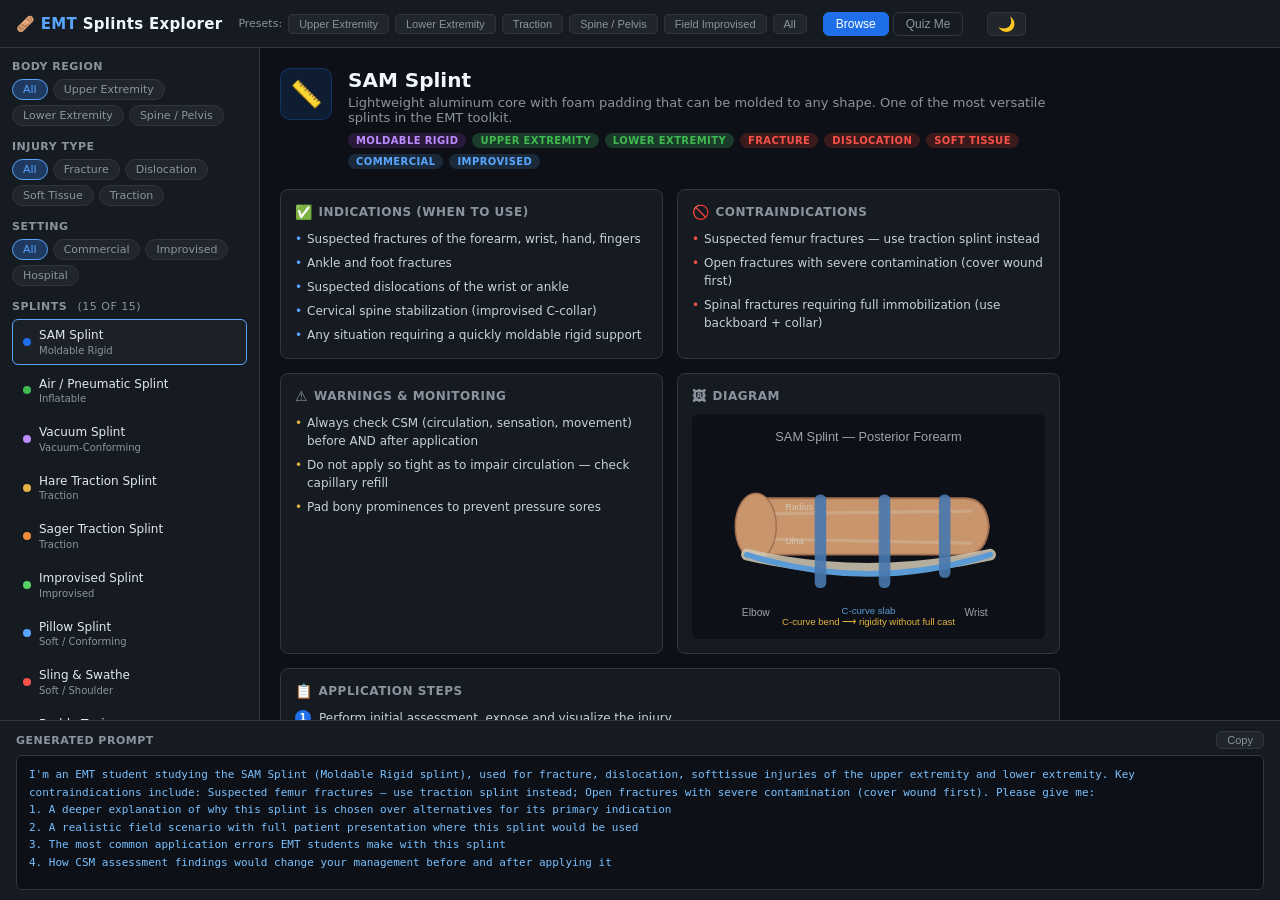
<file: index.html>
<!DOCTYPE html>
<html lang="en" data-theme="dark">
<head>
  <meta charset="UTF-8">
  <meta name="viewport" content="width=device-width, initial-scale=1.0, viewport-fit=cover">
  <meta name="mobile-web-app-capable" content="yes">
  <meta name="apple-mobile-web-app-capable" content="yes">
  <meta name="apple-mobile-web-app-status-bar-style" content="black-translucent">
  <title>EMT Splints Explorer</title>
  <link rel="stylesheet" href="css/style.css">
</head>
<body>

<header>
  <h1>🩹 <span>EMT</span> Splints Explorer</h1>
  <div class="preset-bar">
    <span style="font-size:11px;color:var(--text2)">Presets:</span>
    <button class="preset-btn" onclick="applyPreset('upper')">Upper Extremity</button>
    <button class="preset-btn" onclick="applyPreset('lower')">Lower Extremity</button>
    <button class="preset-btn" onclick="applyPreset('traction')">Traction</button>
    <button class="preset-btn" onclick="applyPreset('spine')">Spine / Pelvis</button>
    <button class="preset-btn" onclick="applyPreset('field')">Field Improvised</button>
    <button class="preset-btn" onclick="applyPreset('all')">All</button>
  </div>
  <div class="mode-tabs">
    <button class="mode-tab active" onclick="setMode('browse')" id="tab-browse">Browse</button>
    <button class="mode-tab" onclick="setMode('quiz')" id="tab-quiz">Quiz Me</button>
  </div>
  <button class="theme-btn" id="theme-btn" onclick="toggleTheme()" title="Toggle light/dark mode">🌙</button>
</header>

<main>
  <aside>
    <div class="filter-group">
      <div class="filter-label">Body Region</div>
      <div class="filter-chips">
        <div class="chip active" data-group="region" data-val="all"   onclick="toggleChip(this)">All</div>
        <div class="chip"        data-group="region" data-val="upper" onclick="toggleChip(this)">Upper Extremity</div>
        <div class="chip"        data-group="region" data-val="lower" onclick="toggleChip(this)">Lower Extremity</div>
        <div class="chip"        data-group="region" data-val="spine" onclick="toggleChip(this)">Spine / Pelvis</div>
      </div>
    </div>
    <div class="filter-group">
      <div class="filter-label">Injury Type</div>
      <div class="filter-chips">
        <div class="chip active" data-group="injury" data-val="all"        onclick="toggleChip(this)">All</div>
        <div class="chip"        data-group="injury" data-val="fracture"   onclick="toggleChip(this)">Fracture</div>
        <div class="chip"        data-group="injury" data-val="dislocation"onclick="toggleChip(this)">Dislocation</div>
        <div class="chip"        data-group="injury" data-val="softtissue" onclick="toggleChip(this)">Soft Tissue</div>
        <div class="chip"        data-group="injury" data-val="traction"   onclick="toggleChip(this)">Traction</div>
      </div>
    </div>
    <div class="filter-group">
      <div class="filter-label">Setting</div>
      <div class="filter-chips">
        <div class="chip active" data-group="setting" data-val="all"        onclick="toggleChip(this)">All</div>
        <div class="chip"        data-group="setting" data-val="commercial" onclick="toggleChip(this)">Commercial</div>
        <div class="chip"        data-group="setting" data-val="improvised" onclick="toggleChip(this)">Improvised</div>
        <div class="chip"        data-group="setting" data-val="hospital"   onclick="toggleChip(this)">Hospital</div>
      </div>
    </div>
    <div class="filter-label" style="margin-bottom:6px">
      Splints <span class="splint-count" id="splint-count" style="font-weight:400;margin-left:6px"></span>
    </div>
    <div class="splint-list" id="splint-list"></div>
  </aside>

  <div class="content" id="content-area">
    <div class="empty-state">
      <div class="big">🩹</div>
      <p>Select a splint to explore its indications, application, and clinical pearls.</p>
    </div>
  </div>
</main>

<footer>
  <div class="footer-label">
    Generated Prompt
    <button class="copy-btn" id="copy-btn" onclick="copyPrompt()">Copy</button>
  </div>
  <div id="prompt-output">Select a splint in Browse mode, or answer a question in Quiz mode to generate a study prompt.</div>
</footer>

<!-- ── MOBILE FILTER BOTTOM SHEET ──────────────────────────────────────────── -->
<div class="mobile-filter-overlay" id="mobile-filter-overlay" onclick="closeMobileFilters()"></div>
<div class="mobile-filter-sheet"   id="mobile-filter-sheet">
  <div class="mobile-sheet-handle"></div>
  <div class="mobile-sheet-hdr">
    <span class="mobile-sheet-title">Filters</span>
    <button class="mobile-sheet-close" onclick="closeMobileFilters()" aria-label="Close filters">✕</button>
  </div>
  <div class="mobile-sheet-body">
    <!-- Filter chips duplicated here so querySelectorAll syncs both sets -->
    <div class="filter-group">
      <div class="filter-label">Body Region</div>
      <div class="filter-chips">
        <div class="chip active" data-group="region" data-val="all"   onclick="toggleChip(this)">All</div>
        <div class="chip"        data-group="region" data-val="upper" onclick="toggleChip(this)">Upper Extremity</div>
        <div class="chip"        data-group="region" data-val="lower" onclick="toggleChip(this)">Lower Extremity</div>
        <div class="chip"        data-group="region" data-val="spine" onclick="toggleChip(this)">Spine / Pelvis</div>
      </div>
    </div>
    <div class="filter-group">
      <div class="filter-label">Injury Type</div>
      <div class="filter-chips">
        <div class="chip active" data-group="injury" data-val="all"         onclick="toggleChip(this)">All</div>
        <div class="chip"        data-group="injury" data-val="fracture"    onclick="toggleChip(this)">Fracture</div>
        <div class="chip"        data-group="injury" data-val="dislocation" onclick="toggleChip(this)">Dislocation</div>
        <div class="chip"        data-group="injury" data-val="softtissue"  onclick="toggleChip(this)">Soft Tissue</div>
        <div class="chip"        data-group="injury" data-val="traction"    onclick="toggleChip(this)">Traction</div>
      </div>
    </div>
    <div class="filter-group">
      <div class="filter-label">Setting</div>
      <div class="filter-chips">
        <div class="chip active" data-group="setting" data-val="all"        onclick="toggleChip(this)">All</div>
        <div class="chip"        data-group="setting" data-val="commercial" onclick="toggleChip(this)">Commercial</div>
        <div class="chip"        data-group="setting" data-val="improvised" onclick="toggleChip(this)">Improvised</div>
        <div class="chip"        data-group="setting" data-val="hospital"   onclick="toggleChip(this)">Hospital</div>
      </div>
    </div>
    <!-- Presets inside filter sheet for mobile access -->
    <div class="filter-group">
      <div class="filter-label">Quick Presets</div>
      <div class="filter-chips" style="flex-wrap:wrap;gap:6px">
        <div class="chip" onclick="applyPreset('upper');closeMobileFilters()">Upper Extremity</div>
        <div class="chip" onclick="applyPreset('lower');closeMobileFilters()">Lower Extremity</div>
        <div class="chip" onclick="applyPreset('traction');closeMobileFilters()">Traction</div>
        <div class="chip" onclick="applyPreset('spine');closeMobileFilters()">Spine / Pelvis</div>
        <div class="chip" onclick="applyPreset('field');closeMobileFilters()">Field Improvised</div>
        <div class="chip" onclick="applyPreset('all');closeMobileFilters()">All</div>
      </div>
    </div>
  </div>
</div>

<!-- ── BOTTOM NAVIGATION BAR (mobile only) ─────────────────────────────────── -->
<nav class="bottom-nav">
  <button class="bottom-nav-btn active" id="bnav-browse" onclick="setMode('browse')">
    <span class="bnav-icon">📚</span>
    <span class="bnav-label">Browse</span>
  </button>
  <button class="bottom-nav-btn" id="bnav-filters" onclick="openMobileFilters()">
    <span class="bnav-icon">🔍</span>
    <span class="bnav-label">Filters</span>
  </button>
  <button class="bottom-nav-btn" id="bnav-quiz" onclick="setMode('quiz')">
    <span class="bnav-icon">🎯</span>
    <span class="bnav-label">Quiz</span>
  </button>
</nav>

<!-- ── SCRIPTS: load order matters (data -> diagrams -> app) ─────────────────── -->
<script src="js/data.js"></script>
<script src="js/diagrams.js"></script>
<script src="js/app.js"></script>
</body>
</html>
</file>
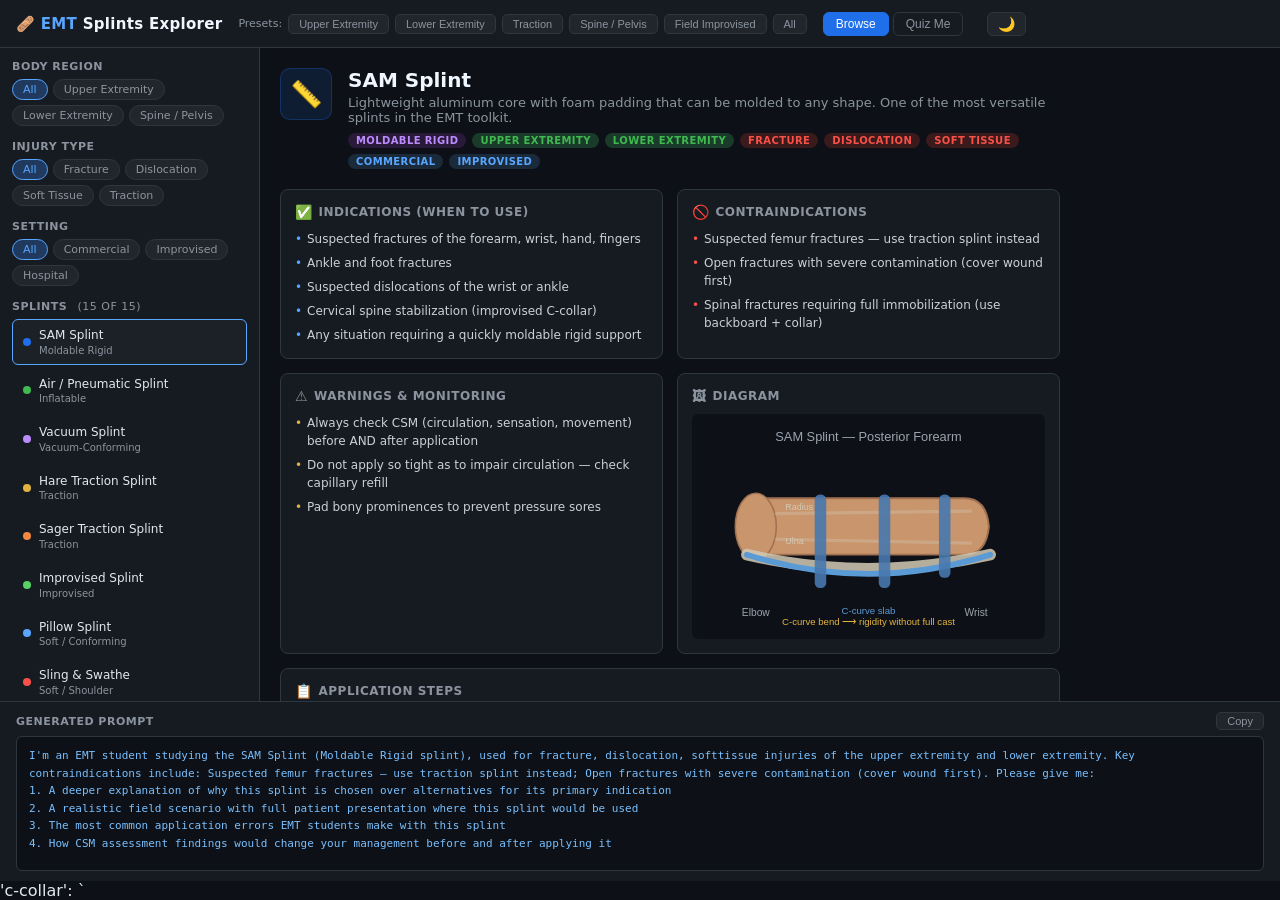
<file: splints-explorer.html>
<!DOCTYPE html>
<html lang="en" data-theme="dark">
<head>
<meta charset="UTF-8">
<meta name="viewport" content="width=device-width, initial-scale=1.0">
<title>EMT Splints Explorer</title>
<style>
/* ── THEME VARIABLES ─────────────────────────────────────── */
:root {
  --bg:           #0d1117;
  --surface:      #161b22;
  --surface2:     #21262d;
  --surface-hover:#1c2128;
  --border:       #30363d;
  --text:         #e2e8f0;
  --text2:        #8b949e;
  --text3:        #c9d1d9;
  --textbright:   #f0f6ff;
  --blue:         #58a6ff;
  --blue-bg:      #1f3a5e;
  --blue-dim:     #1a2a3a;
  --blue-accent:  #1f6feb;
  --blue-bright:  #79c0ff;
  --green:        #3fb950;
  --green-bg:     #1a3a2a;
  --green-bright: #56d364;
  --red:          #f85149;
  --red-bg:       #3a1a1a;
  --yellow:       #e3b341;
  --yellow-bg:    #3a2a1a;
  --purple:       #bc8cff;
  --purple-bg:    #2a1a3a;
  --purple-bright:#d2a8ff;
  --orange:       #f0883e;
}
[data-theme="light"] {
  --bg:           #f6f8fa;
  --surface:      #ffffff;
  --surface2:     #f0f2f5;
  --surface-hover:#eaeef2;
  --border:       #d0d7de;
  --text:         #1f2328;
  --text2:        #656d76;
  --text3:        #24292f;
  --textbright:   #0d1117;
  --blue:         #0969da;
  --blue-bg:      #ddf4ff;
  --blue-dim:     #e8f4fd;
  --blue-accent:  #0969da;
  --blue-bright:  #0550ae;
  --green:        #1a7f37;
  --green-bg:     #dafbe1;
  --green-bright: #116329;
  --red:          #cf222e;
  --red-bg:       #ffeef0;
  --yellow:       #9a6700;
  --yellow-bg:    #fff8c5;
  --purple:       #8250df;
  --purple-bg:    #fbefff;
  --purple-bright:#6639ba;
  --orange:       #bc4c00;
}

/* ── BASE ──────────────────────────────────────────────────── */
*{box-sizing:border-box;margin:0;padding:0}
body{background:var(--bg);color:var(--text);font-family:system-ui,-apple-system,sans-serif;height:100vh;display:grid;grid-template-rows:48px 1fr 180px;overflow:hidden;transition:background .2s,color .2s}

/* ── HEADER ─────────────────────────────────────────────────── */
header{background:var(--surface);border-bottom:1px solid var(--border);display:flex;align-items:center;padding:0 16px;gap:16px}
header h1{font-size:15px;font-weight:600;color:var(--textbright);letter-spacing:.3px;white-space:nowrap}
header h1 span{color:var(--blue)}
.mode-tabs{display:flex;gap:4px}
.mode-tab{background:none;border:1px solid var(--border);color:var(--text2);padding:4px 12px;border-radius:6px;cursor:pointer;font-size:12px;transition:all .15s}
.mode-tab.active{background:var(--blue-accent);border-color:var(--blue-accent);color:#fff}
.preset-bar{display:flex;gap:6px;align-items:center;flex-wrap:nowrap}
.preset-btn{background:var(--surface2);border:1px solid var(--border);color:var(--text2);padding:3px 10px;border-radius:5px;cursor:pointer;font-size:11px;transition:all .15s;white-space:nowrap}
.preset-btn:hover{border-color:var(--blue);color:var(--blue)}
.theme-btn{background:var(--surface2);border:1px solid var(--border);color:var(--text2);padding:4px 10px;border-radius:6px;cursor:pointer;font-size:14px;line-height:1;transition:all .15s;margin-left:8px}
.theme-btn:hover{border-color:var(--yellow);color:var(--yellow)}

/* ── MAIN ────────────────────────────────────────────────────── */
main{display:grid;grid-template-columns:260px 1fr;overflow:hidden}

/* ── SIDEBAR ─────────────────────────────────────────────────── */
aside{background:var(--surface);border-right:1px solid var(--border);overflow-y:auto;padding:12px}
.filter-group{margin-bottom:14px}
.filter-label{font-size:11px;font-weight:600;color:var(--text2);text-transform:uppercase;letter-spacing:.5px;margin-bottom:6px}
.filter-chips{display:flex;flex-wrap:wrap;gap:5px}
.chip{background:var(--surface2);border:1px solid var(--border);color:var(--text2);padding:3px 10px;border-radius:12px;cursor:pointer;font-size:11px;transition:all .15s}
.chip:hover{border-color:var(--blue);color:var(--blue)}
.chip.active{background:var(--blue-bg);border-color:var(--blue);color:var(--blue)}
.splint-list{margin-top:4px;display:flex;flex-direction:column;gap:3px}
.splint-item{padding:8px 10px;border-radius:6px;cursor:pointer;border:1px solid transparent;transition:all .15s;display:flex;align-items:center;gap:8px}
.splint-item:hover{background:var(--surface-hover);border-color:var(--border)}
.splint-item.active{background:var(--surface-hover);border-color:var(--blue)}
.splint-item .dot{width:8px;height:8px;border-radius:50%;flex-shrink:0}
.splint-item .name{font-size:12px;font-weight:500;color:var(--text);line-height:1.3}
.splint-item .tag{font-size:10px;color:var(--text2);margin-top:1px}
.splint-count{font-size:11px;color:var(--text2);margin-bottom:6px}

/* ── CONTENT ─────────────────────────────────────────────────── */
.content{overflow-y:auto;padding:20px;background:var(--bg)}
.splint-card{max-width:780px}
.card-header{display:flex;align-items:flex-start;gap:16px;margin-bottom:20px}
.card-icon{width:52px;height:52px;border-radius:10px;display:flex;align-items:center;justify-content:center;font-size:26px;flex-shrink:0}
.card-title{font-size:20px;font-weight:700;color:var(--textbright);line-height:1.2}
.card-subtitle{font-size:13px;color:var(--text2);margin-top:3px}
.badge-row{display:flex;flex-wrap:wrap;gap:6px;margin-top:8px}
.badge{padding:2px 8px;border-radius:10px;font-size:10px;font-weight:600;text-transform:uppercase;letter-spacing:.4px}
.badge-region  {background:var(--green-bg);color:var(--green)}
.badge-injury  {background:var(--red-bg);color:var(--red)}
.badge-setting {background:var(--blue-dim);color:var(--blue)}
.badge-category{background:var(--purple-bg);color:var(--purple)}

.sections-grid{display:grid;grid-template-columns:1fr 1fr;gap:14px;margin-bottom:16px}
.section{background:var(--surface);border:1px solid var(--border);border-radius:8px;padding:14px}
.section.full{grid-column:1/-1}
.section h3{font-size:12px;font-weight:600;color:var(--text2);text-transform:uppercase;letter-spacing:.5px;margin-bottom:10px;display:flex;align-items:center;gap:6px}
.section h3 .icon{font-size:14px}
.indicator-list{list-style:none;display:flex;flex-direction:column;gap:6px}
.indicator-list li{font-size:12px;color:var(--text3);padding-left:12px;position:relative;line-height:1.5}
.indicator-list li::before{content:"•";position:absolute;left:0;color:var(--blue)}
.indicator-list.contra li::before{color:var(--red)}
.indicator-list.warn li::before{color:var(--yellow)}
.steps-list{list-style:none;display:flex;flex-direction:column;gap:8px}
.steps-list li{font-size:12px;color:var(--text3);padding-left:24px;position:relative;line-height:1.5}
.steps-list li .step-num{position:absolute;left:0;background:var(--blue-accent);color:#fff;width:16px;height:16px;border-radius:50%;font-size:10px;display:flex;align-items:center;justify-content:center;font-weight:700;top:1px}
.pearl-list{list-style:none;display:flex;flex-direction:column;gap:6px}
.pearl-list li{font-size:12px;color:var(--yellow);padding-left:16px;position:relative;line-height:1.5}
.pearl-list li::before{content:"★";position:absolute;left:0;font-size:10px}
.diagram-wrap{display:flex;justify-content:center;padding:10px;background:var(--bg);border-radius:6px}

/* ── QUIZ ─────────────────────────────────────────────────────── */
.quiz-area{padding:4px}
.quiz-card{background:var(--surface);border:1px solid var(--border);border-radius:10px;padding:20px;max-width:700px}
.quiz-scenario{font-size:14px;color:var(--text);line-height:1.7;margin-bottom:16px}
.quiz-scenario strong{color:var(--textbright)}
.quiz-options{display:grid;grid-template-columns:1fr 1fr;gap:8px;margin-bottom:14px}
.quiz-opt{background:var(--surface2);border:1px solid var(--border);color:var(--text3);padding:10px 14px;border-radius:7px;cursor:pointer;font-size:12px;text-align:left;transition:all .15s;line-height:1.4}
.quiz-opt:hover{border-color:var(--blue);color:var(--blue)}
.quiz-opt.correct{background:var(--green-bg);border-color:var(--green);color:var(--green)}
.quiz-opt.wrong{background:var(--red-bg);border-color:var(--red);color:var(--red)}
.quiz-opt.reveal{background:var(--blue-dim);border-color:var(--blue);color:var(--blue)}
.quiz-explanation{background:var(--surface-hover);border-left:3px solid var(--blue);padding:12px;border-radius:0 6px 6px 0;font-size:12px;color:var(--text3);line-height:1.6;margin-top:10px;display:none}
.quiz-explanation.show{display:block}
.quiz-btn-row{display:flex;gap:8px;margin-top:14px}
.quiz-btn{background:var(--blue-accent);border:none;color:#fff;padding:7px 16px;border-radius:6px;cursor:pointer;font-size:12px;font-weight:600}
.quiz-btn.ghost{background:none;border:1px solid var(--border);color:var(--text2)}
.quiz-btn.ghost:hover{border-color:var(--blue);color:var(--blue)}
.quiz-progress{font-size:11px;color:var(--text2);margin-bottom:12px}
.quiz-score{font-size:13px;font-weight:600;color:var(--green)}

/* ── FOOTER ──────────────────────────────────────────────────── */
footer{background:var(--surface);border-top:1px solid var(--border);display:grid;grid-template-rows:auto 1fr;padding:10px 16px;gap:6px}
.footer-label{font-size:11px;color:var(--text2);font-weight:600;text-transform:uppercase;letter-spacing:.5px;display:flex;align-items:center;justify-content:space-between}
.copy-btn{background:var(--surface2);border:1px solid var(--border);color:var(--text2);padding:2px 10px;border-radius:5px;cursor:pointer;font-size:11px;transition:all .15s}
.copy-btn:hover{border-color:var(--green);color:var(--green)}
.copy-btn.copied{border-color:var(--green);color:var(--green)}
#prompt-output{background:var(--bg);border:1px solid var(--border);border-radius:6px;padding:10px 12px;font-family:ui-monospace,monospace;font-size:11px;color:var(--blue-bright);line-height:1.6;overflow-y:auto;resize:none;white-space:pre-wrap;word-break:break-word}

/* ── EMPTY STATE ─────────────────────────────────────────────── */
.empty-state{display:flex;flex-direction:column;align-items:center;justify-content:center;height:100%;color:var(--text2);gap:8px}
.empty-state .big{font-size:40px}
.empty-state p{font-size:13px}
</style>
</head>
<body>

<header>
  <h1>🩹 <span>EMT</span> Splints Explorer</h1>
  <div class="preset-bar">
    <span style="font-size:11px;color:var(--text2)">Presets:</span>
    <button class="preset-btn" onclick="applyPreset('upper')">Upper Extremity</button>
    <button class="preset-btn" onclick="applyPreset('lower')">Lower Extremity</button>
    <button class="preset-btn" onclick="applyPreset('traction')">Traction</button>
    <button class="preset-btn" onclick="applyPreset('spine')">Spine / Pelvis</button>
    <button class="preset-btn" onclick="applyPreset('field')">Field Improvised</button>
    <button class="preset-btn" onclick="applyPreset('all')">All</button>
  </div>
  <div class="mode-tabs">
    <button class="mode-tab active" onclick="setMode('browse')" id="tab-browse">Browse</button>
    <button class="mode-tab" onclick="setMode('quiz')" id="tab-quiz">Quiz Me</button>
  </div>
  <button class="theme-btn" id="theme-btn" onclick="toggleTheme()" title="Toggle light/dark mode">🌙</button>
</header>

<main>
  <aside>
    <div class="filter-group">
      <div class="filter-label">Body Region</div>
      <div class="filter-chips">
        <div class="chip active" data-group="region" data-val="all"   onclick="toggleChip(this)">All</div>
        <div class="chip"        data-group="region" data-val="upper" onclick="toggleChip(this)">Upper Extremity</div>
        <div class="chip"        data-group="region" data-val="lower" onclick="toggleChip(this)">Lower Extremity</div>
        <div class="chip"        data-group="region" data-val="spine" onclick="toggleChip(this)">Spine / Pelvis</div>
      </div>
    </div>
    <div class="filter-group">
      <div class="filter-label">Injury Type</div>
      <div class="filter-chips">
        <div class="chip active" data-group="injury" data-val="all"        onclick="toggleChip(this)">All</div>
        <div class="chip"        data-group="injury" data-val="fracture"   onclick="toggleChip(this)">Fracture</div>
        <div class="chip"        data-group="injury" data-val="dislocation"onclick="toggleChip(this)">Dislocation</div>
        <div class="chip"        data-group="injury" data-val="softtissue" onclick="toggleChip(this)">Soft Tissue</div>
        <div class="chip"        data-group="injury" data-val="traction"   onclick="toggleChip(this)">Traction</div>
      </div>
    </div>
    <div class="filter-group">
      <div class="filter-label">Setting</div>
      <div class="filter-chips">
        <div class="chip active" data-group="setting" data-val="all"        onclick="toggleChip(this)">All</div>
        <div class="chip"        data-group="setting" data-val="commercial" onclick="toggleChip(this)">Commercial</div>
        <div class="chip"        data-group="setting" data-val="improvised" onclick="toggleChip(this)">Improvised</div>
        <div class="chip"        data-group="setting" data-val="hospital"   onclick="toggleChip(this)">Hospital</div>
      </div>
    </div>
    <div class="filter-label" style="margin-bottom:6px">
      Splints <span class="splint-count" id="splint-count" style="font-weight:400;margin-left:6px"></span>
    </div>
    <div class="splint-list" id="splint-list"></div>
  </aside>

  <div class="content" id="content-area">
    <div class="empty-state">
      <div class="big">🩹</div>
      <p>Select a splint to explore its indications, application, and clinical pearls.</p>
    </div>
  </div>
</main>

<footer>
  <div class="footer-label">
    Generated Prompt
    <button class="copy-btn" id="copy-btn" onclick="copyPrompt()">Copy</button>
  </div>
  <div id="prompt-output">Select a splint in Browse mode, or answer a question in Quiz mode to generate a study prompt.</div>
</footer>

<script>
// ─── SPLINT DATA ──────────────────────────────────────────────────────────────

const SPLINTS = [
  {
    id: 'sam',
    name: 'SAM Splint',
    emoji: '📏',
    color: '#1f6feb',
    category: 'Moldable Rigid',
    regions: ['upper','lower'],
    injuries: ['fracture','dislocation','softtissue'],
    setting: ['commercial','improvised'],
    description: 'Lightweight aluminum core with foam padding that can be molded to any shape. One of the most versatile splints in the EMT toolkit.',
    indications: [
      'Suspected fractures of the forearm, wrist, hand, fingers',
      'Ankle and foot fractures',
      'Suspected dislocations of the wrist or ankle',
      'Cervical spine stabilization (improvised C-collar)',
      'Any situation requiring a quickly moldable rigid support'
    ],
    contraindications: [
      'Suspected femur fractures — use traction splint instead',
      'Open fractures with severe contamination (cover wound first)',
      'Spinal fractures requiring full immobilization (use backboard + collar)'
    ],
    warnings: [
      'Always check CSM (circulation, sensation, movement) before AND after application',
      'Do not apply so tight as to impair circulation — check capillary refill',
      'Pad bony prominences to prevent pressure sores'
    ],
    steps: [
      'Perform initial assessment, expose and visualize the injury',
      'Check CSM distal to the injury site',
      'Select appropriate SAM splint size; measure against the uninjured limb',
      'Mold the splint: create a three-point bend (C-curve) for rigidity',
      'Pad bony prominences with extra foam or gauze',
      'Position limb in position of function or as found (do not force)',
      'Apply splint and secure with roller gauze or elastic bandage, distal to proximal',
      'Re-check CSM and document findings'
    ],
    pearls: [
      'The "C-curve" or "T-bar" bend dramatically increases rigidity — always mold before applying',
      'Cold weather makes SAM splints stiffer; warm in your hands or axilla first',
      'For wrist fractures, splint in slight dorsiflexion (position of function)',
      '"Splint them as they lie" — do not attempt to realign unless no distal pulse'
    ],
    diagramType: 'forearm'
  },
  {
    id: 'air',
    name: 'Air / Pneumatic Splint',
    emoji: '🫧',
    color: '#3fb950',
    category: 'Inflatable',
    regions: ['upper','lower'],
    injuries: ['fracture','softtissue'],
    setting: ['commercial'],
    description: 'Transparent inflatable sleeve that provides circumferential pressure and immobilization. Particularly useful for distal extremity injuries.',
    indications: [
      'Forearm and wrist fractures',
      'Lower leg (tibia/fibula) fractures',
      'Ankle sprains and fractures',
      'Soft tissue injuries requiring compression',
      'Burns to extremities (reduces contamination risk)'
    ],
    contraindications: [
      'Femur fractures — insufficient stabilization',
      'Open fractures with protruding bone',
      'Suspected circulatory compromise — circumferential pressure may worsen',
      'Extreme cold environments — air volume changes with temperature'
    ],
    warnings: [
      'Circumferential pressure can mask deteriorating circulation — monitor closely',
      'Air volume changes with altitude and temperature — recheck pressure during transport',
      'Do NOT over-inflate — should indent slightly with fingertip pressure',
      'Remove rings, watches, and jewelry before application'
    ],
    steps: [
      'Expose and assess the injury; check distal CSM',
      'Remove jewelry and constrictive clothing from the limb',
      'Slide the deflated splint over the injured limb or your own arm first',
      'Position limb in position of function',
      'Zip or fasten the splint around the limb',
      'Inflate by mouth or pump until firm but with slight give',
      'Verify circulation — nail bed capillary refill < 2 seconds',
      'Re-check CSM every 5 minutes during transport'
    ],
    pearls: [
      'Altitude increases air pressure — in air transport, partially deflate to prevent over-inflation',
      'The transparency allows ongoing wound visualization during transport',
      'Effective for soft tissue injuries where compression also reduces swelling',
      'Not ideal in cold — air contracts and splint loosens; check frequently'
    ],
    diagramType: 'lower-leg'
  },
  {
    id: 'vacuum',
    name: 'Vacuum Splint',
    emoji: '💨',
    color: '#bc8cff',
    category: 'Vacuum-Conforming',
    regions: ['upper','lower'],
    injuries: ['fracture','dislocation'],
    setting: ['commercial'],
    description: 'Bag filled with polystyrene beads that conforms to body shape and hardens when air is evacuated. Excellent for complex injuries and patient comfort.',
    indications: [
      'Complex fractures (multiple sites, unusual angulation)',
      'Dislocations requiring immobilization in the deformed position',
      'Injuries to joints (knee, ankle, elbow) where rigid splints are difficult to fit',
      'Pelvic fractures when combined with pelvic binders',
      'Patient comfort priority during long transports'
    ],
    contraindications: [
      'Penetrating objects through the limb (cannot safely conform)',
      'Burns or wounds requiring frequent dressing changes',
      'Environments with sharp debris that could puncture the splint'
    ],
    warnings: [
      'A punctured vacuum splint immediately loses rigidity — have a backup plan',
      'Immobilizes in whatever position the limb is in — position correctly BEFORE applying',
      'Check for holes/punctures before use in the field'
    ],
    steps: [
      'Lay the splint flat and distribute beads evenly',
      'Assess injury and check distal CSM',
      'Position the injured limb carefully on the splint',
      'Wrap the splint around the limb, molding to its contours',
      'Maintain gentle pressure on the limb and connect the evacuation valve',
      'Evacuate air with pump until splint is firm and holds shape',
      'Secure straps without over-tightening',
      'Reassess CSM — document'
    ],
    pearls: [
      '"Set it in the position you find it" — vacuum splints are ideal when you cannot realign',
      'More comfortable than rigid splints for anxious patients, reducing pain and movement',
      'Always carry a backup SAM splint when using vacuum splints in the field',
      'Temperature stable unlike pneumatic splints — good for variable environments'
    ],
    diagramType: 'knee'
  },
  {
    id: 'traction-hare',
    name: 'Hare Traction Splint',
    emoji: '⚙️',
    color: '#e3b341',
    category: 'Traction',
    regions: ['lower'],
    injuries: ['traction','fracture'],
    setting: ['commercial'],
    description: 'Bipolar traction splint used specifically for mid-shaft femur fractures. Applies longitudinal traction to reduce blood loss, pain, and prevent further neurovascular injury.',
    indications: [
      'Isolated mid-shaft femur fractures',
      'Suspected femur fracture with significant pain, deformity, or shortening',
      'Mid-shaft femur fractures in patients > 8 years old'
    ],
    contraindications: [
      'Hip fractures or dislocations — traction may worsen the injury',
      'Knee injuries (ligamentous or fracture) — ankle hitch will cause harm',
      'Lower leg fractures (tibia/fibula) — do not apply',
      'Pelvic fractures — increases internal bleeding',
      'Partial amputations of the leg',
      'Injuries within 2 inches of the knee or ankle'
    ],
    warnings: [
      'NEVER use for hip or pelvis fractures — can cause catastrophic bleeding',
      'Assess for ankle and knee injury BEFORE applying — ankle hitch is contraindicated with these',
      'Must be applied before long backboard in multi-system trauma',
      'Traction amount: approximately 10% of body weight or until pain relief'
    ],
    steps: [
      'Perform scene size-up and ensure mechanism suggests femur fracture',
      'Manually stabilize the limb while partner prepares the Hare splint',
      'Apply padded ankle hitch around the ankle (above the malleoli)',
      'Position the splint — ischial pad snug against the ischial tuberosity',
      'Secure the thigh strap (proximal) and connect to ischial ring',
      'Apply mechanical traction via windlass until approximately equal to 10% body weight',
      'Secure remaining straps (avoid the fracture site and knee)',
      'Reassess PMS (pulse, motor, sensation) distal to injury',
      'Secure to long backboard for transport'
    ],
    pearls: [
      'Femur fractures can harbor 1.5–2 liters of blood loss into the thigh — traction reduces this',
      'The patient should report pain relief when correct traction is achieved',
      'Two-rescuer technique is strongly preferred — one maintains manual traction throughout',
      'Always re-examine for open femur fractures (may have small wounds in the groin or buttock)',
      'Pediatric patients < 8 years: consider Sager or improvised traction instead'
    ],
    diagramType: 'traction'
  },
  {
    id: 'traction-sager',
    name: 'Sager Traction Splint',
    emoji: '⚙️',
    color: '#f0883e',
    category: 'Traction',
    regions: ['lower'],
    injuries: ['traction','fracture'],
    setting: ['commercial'],
    description: 'Unipolar (single-shaft) traction splint positioned medially. Can be used bilaterally and fits better on the long backboard. Requires less space than the Hare.',
    indications: [
      'Mid-shaft femur fractures (same as Hare)',
      'Bilateral femur fractures (two Sager splints can be applied)',
      'Confined space extractions where Hare splint is too bulky'
    ],
    contraindications: [
      'Same as Hare Traction Splint (hip, knee, pelvis, ankle injuries)',
      'Genitalia injuries — medial placement may cause pressure'
    ],
    warnings: [
      'Medial shaft must be padded to prevent perineal pressure necrosis on long transports',
      'Traction gauge built-in — use it; target ~10% body weight',
      'Do not flex the knee during application'
    ],
    steps: [
      'Manual inline traction maintained throughout by partner',
      'Position padded perineal cushion against the ischium (medial thigh, not groin)',
      'Extend shaft to approximate limb length + 6 inches',
      'Apply ankle straps bilaterally above the malleoli',
      'Attach ankle strap to hook at end of shaft',
      'Apply traction via ratchet mechanism — monitor gauge (target ~10% body weight)',
      'Secure thigh and lower leg straps (avoid knee)',
      'Confirm PMS distal to injury'
    ],
    pearls: [
      'Sager applies traction against the ischium; Hare applies against the groin — know the difference',
      'Fits flat on the backboard more easily than the Hare — preferred for complex MVC patients',
      'Built-in traction gauge removes guesswork — use it every time'
    ],
    diagramType: 'traction'
  },
  {
    id: 'improvised',
    name: 'Improvised Splint',
    emoji: '🌿',
    color: '#56d364',
    category: 'Improvised',
    regions: ['upper','lower'],
    injuries: ['fracture','dislocation','softtissue'],
    setting: ['improvised'],
    description: 'Any rigid material available (boards, ski poles, rolled magazines, walking sticks) padded and secured with available materials. Essential wilderness and mass-casualty skill.',
    indications: [
      'Any suspected fracture or dislocation when commercial splints are unavailable',
      'Mass casualty incidents where supplies are exhausted',
      'Wilderness or remote emergencies',
      'Patient entrapment or prolonged transport'
    ],
    contraindications: [
      'Do not delay evacuation attempting elaborate improvised splints',
      'Do not use materials that may break or collapse under load'
    ],
    warnings: [
      'Improvised materials may have sharp edges — pad thoroughly',
      'Secure firmly but not so tight as to impair circulation',
      'Reassess CSM more frequently due to less reliable materials'
    ],
    steps: [
      'Identify the injury and plan splint to extend one joint above and below the fracture',
      'Gather available rigid material (board, pole, rolled newspaper, umbrella)',
      'Pad the rigid material generously with clothing, foam, or soft materials',
      'Apply padding between the splint and bony prominences',
      'Secure with available cordage (belts, torn clothing, bandanas, shoelaces)',
      'Tie knots on the side, not over the bone',
      'Check CSM — loosen if circulation is impaired',
      'Reassess every 10 minutes'
    ],
    pearls: [
      'The golden rule: splint one joint above AND one joint below the fracture',
      'A pillow or sleeping bag is an excellent improvised ankle/foot splint',
      'Buddy-taping a broken finger to its neighbor is the simplest improvised splint',
      'In cold, remove as little clothing as possible — pad over clothes instead'
    ],
    diagramType: 'improvised'
  },
  {
    id: 'pillow',
    name: 'Pillow Splint',
    emoji: '🛏️',
    color: '#58a6ff',
    category: 'Soft / Conforming',
    regions: ['lower'],
    injuries: ['fracture','dislocation','softtissue'],
    setting: ['improvised','commercial'],
    description: 'Pillow or bulky soft dressing wrapped around the ankle/foot and secured. Excellent comfort and mild immobilization for distal lower extremity injuries.',
    indications: [
      'Ankle sprains and fractures',
      'Foot fractures',
      'Calcaneus (heel) fractures',
      'Distal tibia/fibula fractures',
      'Any distal lower leg injury when rigid splint is unavailable or uncomfortable'
    ],
    contraindications: [
      'Proximal or mid-shaft tibia/fibula fractures — need rigid immobilization',
      'Suspected compartment syndrome — do not circumferentially wrap tightly'
    ],
    warnings: [
      'Provides minimal rigid immobilization — patient must not weight bear',
      'Monitor for increasing swelling (compartment syndrome)',
      'Reassess CSM frequently on long transports'
    ],
    steps: [
      'Assess ankle and foot; check pedal pulses and sensation',
      'Fold a pillow in half lengthwise',
      'Place injured extremity centered on the pillow',
      'Wrap the pillow around the foot and ankle',
      'Secure with bandages or cravats — snug but not tight',
      'Elevate the extremity if possible',
      'Reassess CSM and document'
    ],
    pearls: [
      'Most practical for lateral ankle sprains vs. true fractures — always transport for X-ray',
      'If no pillow: blanket, towel, or clothing rolled into a U-shape works well',
      'The gentle compression also reduces swelling — a clinical advantage of this splint type'
    ],
    diagramType: 'ankle'
  },
  {
    id: 'sling-swathe',
    name: 'Sling & Swathe',
    emoji: '🦾',
    color: '#f85149',
    category: 'Soft / Shoulder',
    regions: ['upper'],
    injuries: ['fracture','dislocation','softtissue'],
    setting: ['commercial','improvised'],
    description: 'Sling supports the arm; swathe binds the arm against the torso to prevent rotation. Standard immobilization for shoulder, clavicle, and humerus injuries.',
    indications: [
      'Clavicle (collarbone) fractures',
      'Proximal and mid-shaft humerus fractures',
      'Shoulder dislocations (after reduction or en route)',
      'Shoulder separations (AC joint injuries)',
      'Soft tissue injuries to the shoulder girdle',
      'Elbow injuries where immobilization against the body is indicated'
    ],
    contraindications: [
      'Open wounds in the axilla — bandage first, monitor carefully',
      'Suspected vascular injury to the axillary artery — do not compress further'
    ],
    warnings: [
      'Swathe must not compress the chest wall enough to impair breathing',
      'Check radial pulse before and after application',
      'Monitor for numbness/tingling (axillary nerve involvement common in shoulder dislocations)'
    ],
    steps: [
      'Assess the shoulder and upper arm; check radial pulse and grip strength',
      'Support the arm at the elbow at a 90° angle (or position of comfort)',
      'Apply sling under the arm, with the knot to the side (not on the spine)',
      'Ensure the sling supports from the wrist to the elbow — wrist should not hang free',
      'Apply swathe (bandage or cravat) around the upper arm and torso',
      'Secure the swathe — firm, not tight; patient should breathe normally',
      'Recheck radial pulse, grip, and sensation',
      'Keep fingers exposed for ongoing CSM monitoring'
    ],
    pearls: [
      'Fingers must be visible and free for ongoing circulation checks',
      'For a shoulder dislocation, immobilize in the position of comfort — do not force neutral',
      'A clavicle fracture causes the patient to "cradle" the arm — this is the natural splinting position',
      'Improvised sling: use a large triangular bandage, scarf, or jacket corner'
    ],
    diagramType: 'shoulder'
  },
  {
    id: 'buddy-tape',
    name: 'Buddy Taping',
    emoji: '🤝',
    color: '#79c0ff',
    category: 'Soft / Digits',
    regions: ['upper','lower'],
    injuries: ['fracture','dislocation','softtissue'],
    setting: ['commercial','improvised'],
    description: 'Taping an injured finger or toe to an adjacent uninjured digit. Simple, effective immobilization for digit fractures and sprains.',
    indications: [
      'Finger fractures (phalanges)',
      'Finger dislocations (after reduction)',
      'Toe fractures',
      'Finger sprains with suspected small fractures',
      'Temporary stabilization of any digit injury'
    ],
    contraindications: [
      'Open fractures — do not tape over open wounds',
      'Gross deformity or angulation requiring reduction',
      'Suspected tendon avulsion (mallet finger) — needs DIP extension splint instead',
      'Circulatory compromise in the digit'
    ],
    warnings: [
      'Always place padding (gauze) BETWEEN the digits before taping',
      'Tape proximal to the joint — never directly over a joint if possible',
      'Check capillary refill in the taped digit'
    ],
    steps: [
      'Assess the digit — neurovascular status, deformity',
      'Gently straighten the digit if mildly angulated (do not force)',
      'Place a strip of gauze or foam between the injured and adjacent digit',
      'Apply 1/2-inch tape around both digits — two strips, at the proximal and middle phalanx',
      'Do not tape directly over joints (prevents mobility assessment)',
      'Check capillary refill in the fingertip',
      'Instruct patient to keep the hand elevated'
    ],
    pearls: [
      'ALWAYS put padding between digits — tape directly on skin causes maceration and pain',
      'For a toe, buddy-tape the 4th and 5th toes together — classic mechanism (stubbing)',
      'Not a definitive treatment — all digit fractures need X-ray and orthopedic follow-up',
      'Mallet finger (drooping DIP) needs an extension splint, NOT buddy taping'
    ],
    diagramType: 'finger'
  },
  {
    id: 'long-arm-posterior',
    name: 'Long Arm Posterior Splint',
    emoji: '💪',
    color: '#d2a8ff',
    category: 'Plaster / Fiberglass',
    regions: ['upper'],
    injuries: ['fracture','dislocation'],
    setting: ['hospital'],
    description: 'Plaster or fiberglass slab applied to the posterior surface of the upper extremity from the palm to the upper arm. Standard ED immobilization for elbow and forearm injuries.',
    indications: [
      'Distal humerus fractures',
      'Elbow fractures and dislocations',
      'Radial head fractures',
      'Forearm fractures (both bone forearm)',
      'Post-reduction stabilization of elbow injuries'
    ],
    contraindications: [
      'Circumferential casting when swelling is expected — use splint only',
      'Grossly contaminated open fractures needing operative washout'
    ],
    warnings: [
      'Never apply a circular cast in the acute setting — splint only, leave room for swelling',
      'Elbow should be at 90°, forearm neutral rotation, wrist slight extension (position of function)',
      'Monitor for compartment syndrome: pain out of proportion, pain with passive stretch'
    ],
    steps: [
      'Measure and cut plaster/fiberglass to extend from knuckles to mid-upper arm',
      'Dip plaster in warm water; squeeze out excess moisture',
      'Apply stockinette and webril (cotton padding) to the entire extremity first',
      'Apply wet plaster slab to the posterior surface of the arm',
      'Mold in 90° elbow flexion, neutral rotation',
      'Overwrap with elastic bandage, proximal to distal',
      'Hold in position until hardened (plaster: 5–7 min; fiberglass: 3 min)',
      'Perform and document neurovascular exam post-application'
    ],
    pearls: [
      'Used in the ED, not the field — EMTs should use SAM splint or sling pre-hospital',
      'Compartment syndrome is the critical complication — any EMT should recognize the 5 Ps',
      '"The cast cannot help the arm that is getting bigger" — always use splints acutely',
      'Plaster generates heat while curing — warn the patient'
    ],
    diagramType: 'elbow'
  },
  // ── 5 NEW SPLINT TYPES ──────────────────────────────────────────────────────
  {
    id: 'c-collar',
    name: 'Cervical Collar (C-Collar)',
    emoji: '🫙',
    color: '#ffa657',
    category: 'Spinal Immobilization',
    regions: ['spine'],
    injuries: ['fracture','softtissue'],
    setting: ['commercial'],
    description: 'Rigid circumferential collar applied to the neck to limit cervical spine movement. Used whenever mechanism of injury suggests possible cervical spine involvement.',
    indications: [
      'Any MOI with potential for cervical spine injury (MVC, falls, diving)',
      'Complaints of neck pain or tenderness after trauma',
      'Altered mental status following trauma (cannot rule out spinal injury)',
      'Distracting injuries that prevent reliable pain assessment',
      'Unconscious trauma patients (assume spinal injury until proven otherwise)'
    ],
    contraindications: [
      'Penetrating neck injuries where collar may compress wound or increase bleeding',
      'Significant airway compromise where collar prevents management',
      'Patients who strongly resist application (forced application may cause injury)',
      'Pre-existing cervical spine disease with known fixed deformity (e.g., ankylosing spondylitis) — splint in position found'
    ],
    warnings: [
      'C-collar alone does NOT fully immobilize the spine — always combine with long backboard or scoop stretcher',
      'Incorrect sizing causes extension (too large) or flexion (too small) — both harmful',
      'Do not remove once applied in the field — hospital will clear the spine',
      'Monitor airway: collar can make intubation difficult — have suction ready'
    ],
    steps: [
      'Maintain manual inline stabilization (MILS) throughout the entire procedure',
      'Size the collar: measure from the top of the shoulder to the chin with 2 fingers',
      'Match measurement to collar size markings (extrication, no-neck, short, regular, tall)',
      'Pre-form the collar if needed; position the chin piece under the chin first',
      'Slide the back panel behind the neck without losing MILS',
      'Secure the velcro — snug, able to insert one finger under the front',
      'Verify the chin is fully supported and the collar is not covering the ears',
      'Maintain MILS until patient is fully secured to backboard or cot'
    ],
    pearls: [
      'MILS must be maintained from start to finish — the collar is secondary to manual control',
      'The most common sizing error is going too large — when in doubt, size down',
      'Stiff neck from muscle spasm ≠ spinal fracture, but treat it as one until cleared',
      'A properly sized collar allows mouth opening (vomiting) but limits flexion/extension',
      'In a combative patient, maintaining MILS and rapid packaging may be safer than struggling with a collar'
    ],
    diagramType: 'c-collar'
  },
  {
    id: 'board-splint',
    name: 'Padded Rigid Board Splint',
    emoji: '🪵',
    color: '#a5d6ff',
    category: 'Rigid / Board',
    regions: ['upper','lower'],
    injuries: ['fracture','dislocation'],
    setting: ['commercial','improvised'],
    description: 'Padded aluminum or wooden board applied alongside a fractured extremity. Non-circumferential by design, making it safe when significant swelling is expected. One of the oldest and most reliable field splints.',
    indications: [
      'Long bone fractures of the forearm, humerus, tibia, or fibula',
      'Fractures with significant swelling where circumferential splints are risky',
      'Multiple extremity fractures in MCI when resources are limited',
      'Supplemental splinting alongside a sling or traction device',
      'Pediatric fractures where moldable splints are difficult to size'
    ],
    contraindications: [
      'Femur fractures — requires traction splint, not board alone',
      'Joint injuries where board cannot bridge adequately',
      'Open fractures with significant contamination on the contact surface'
    ],
    warnings: [
      'Board must extend one joint above AND one joint below the fracture site',
      'Padding between the board and the limb is not optional — bony prominences will develop pressure injuries quickly',
      'Reassess CSM — boards can slip and apply focal pressure to vessels or nerves'
    ],
    steps: [
      'Assess and expose the injury; perform distal CSM baseline',
      'Select a board that will extend one joint above and one below the fracture',
      'Pad the board generously — especially at bony prominences',
      'Have a partner maintain manual stabilization of the fracture',
      'Position the padded board alongside (or behind) the limb',
      'Secure with roller bandage or cravats — start distal and work proximal',
      'Leave the fracture site accessible if possible for re-assessment',
      'Reassess CSM; document and transport'
    ],
    pearls: [
      'Non-circumferential design means the limb can swell without losing circulation — critical for high-energy injuries',
      'Two boards on opposite sides of the limb create superior rigidity for larger bones (e.g., humerus)',
      'In a pinch, cardboard folded into a channel shape works as an effective improvised board splint',
      'Board splints are preferred over air splints for open fractures or wounds requiring monitoring'
    ],
    diagramType: 'board'
  },
  {
    id: 'pelvic-binder',
    name: 'Pelvic Binder / SAM Pelvic Sling',
    emoji: '🔗',
    color: '#ff7b72',
    category: 'Circumferential Compression',
    regions: ['spine'],
    injuries: ['fracture'],
    setting: ['commercial'],
    description: 'Circumferential compression device applied at the level of the greater trochanters. Reduces pelvic volume to tamponade hemorrhage in open-book pelvic fractures. A potentially life-saving intervention.',
    indications: [
      'Suspected open-book (AP compression) pelvic fracture',
      'High-energy MOI with pelvic tenderness or instability (MVC, fall from height)',
      'Hypotension with suspected pelvic source in trauma patient',
      'Pelvic pain/instability combined with signs of hemorrhagic shock'
    ],
    contraindications: [
      'Lateral compression pelvic fractures — binder may worsen fracture displacement',
      'Vertical shear pelvic fractures — binder alone is insufficient',
      'Do NOT apply to abdomen or iliac crests — must be at greater trochanters only'
    ],
    warnings: [
      'NEVER perform a manual pelvic "rock" exam in the field — it dislodges clots and worsens bleeding',
      'Incorrect placement (too high) fails to close the fracture and can injure abdominal organs',
      'Once applied, do NOT remove in the pre-hospital setting — hemorrhage can resume',
      'A sheet wrapped tightly around the pelvis is an acceptable improvised binder if commercial device unavailable'
    ],
    steps: [
      'Recognize mechanism: high-energy trauma with possible pelvic injury',
      'Do NOT perform pelvic spring/rock assessment — skip it',
      'Log roll or slide patient as a unit (maintain spinal precautions)',
      'Position the binder beneath the patient at the level of the greater trochanters (widest part of hips)',
      'Bring both ends of the binder up and over the pelvis at the greater trochanter level',
      'Apply firm circumferential tension and secure according to device instructions',
      'Internally rotate the feet slightly ("toes in") to help close the pelvis — secure with bandage',
      'Reassess vital signs — improvement in BP/HR may indicate successful hemorrhage control'
    ],
    pearls: [
      'The retroperitoneal space can hold 3–4 liters of blood — a pelvic binder can be a lifesaving bridge to OR',
      'Placement at the GREATER TROCHANTERS (not iliac crests) is the most critical technical detail',
      'A bedsheet folded to about 6 inches wide and wrapped tightly is a valid improvised binder',
      'Tying the feet in internal rotation ("frog-legged inward") helps mechanically close an open book fracture',
      'Skin integrity under the binder: prolonged use can cause pressure necrosis — hospital will manage'
    ],
    diagramType: 'pelvis'
  },
  {
    id: 'mallet-splint',
    name: 'Mallet Finger Splint (Stack Splint)',
    emoji: '☝️',
    color: '#7ee787',
    category: 'Digital Extension',
    regions: ['upper'],
    injuries: ['softtissue','fracture'],
    setting: ['commercial','hospital'],
    description: 'A small rigid or semi-rigid splint that holds the DIP (distal interphalangeal) joint in full extension. Used exclusively for mallet finger — avulsion of the extensor tendon at the fingertip.',
    indications: [
      'Mallet finger: extensor tendon avulsion at the DIP joint (classic "jammed finger" with drooping tip)',
      'Bony mallet: small avulsion fracture at the base of the distal phalanx',
      'Any injury where the patient cannot actively extend the DIP joint'
    ],
    contraindications: [
      'Large fracture fragments (>1/3 of the joint surface) — may require surgery',
      'Volar subluxation of the distal phalanx — surgical referral',
      'Open mallet injuries — wound care first, then splint',
      'PIP or MCP injuries — different splinting strategy required'
    ],
    warnings: [
      'DIP must be maintained in FULL extension continuously for 6–8 weeks — even one flexion resets the clock',
      'NEVER flex the DIP during dressing changes — slide splint off while holding the fingertip in extension',
      'Splint the DIP only — PIP must remain free to prevent stiffness',
      'Buddy taping alone is NOT adequate for mallet finger'
    ],
    steps: [
      'Identify mallet deformity: patient cannot extend the DIP joint against gravity',
      'Select appropriate stack splint size for the affected finger',
      'Hold the DIP joint in full (or very slight hyperextension) — do not flex',
      'Slide the splint over the finger so the dorsal surface supports the fingertip in extension',
      'Secure with tape — do not tape so tightly as to impair circulation',
      'Confirm the PIP joint is completely free to flex and extend',
      'Instruct patient: DIP must never flex, even during splint changes',
      'Arrange orthopedic follow-up within 1–2 weeks'
    ],
    pearls: [
      'The DIP must NEVER flex during the entire treatment period — one accidental flex restarts 6–8 weeks',
      'During splint changes: hold fingertip in extension on a flat surface while the splint is replaced',
      'If commercial stack splint unavailable: tongue depressor cut to length works as an improvised version',
      'Mallet finger from basketball/volleyball is very common — EMTs encounter this regularly',
      'PIP joint must stay free — PIP stiffness is a complication of overzealous immobilization'
    ],
    diagramType: 'mallet'
  },
  {
    id: 'sugar-tong-humerus',
    name: 'Sugar Tong Splint (Humerus)',
    emoji: '🦴',
    color: '#cae8ff',
    category: 'Plaster / Fiberglass',
    regions: ['upper'],
    injuries: ['fracture'],
    setting: ['hospital'],
    description: 'U-shaped plaster or fiberglass slab that wraps from the axilla, around the elbow, and up the lateral arm. Used in the ED for mid-shaft humerus fractures. Pre-hospital EMTs use sling & swathe instead.',
    indications: [
      'Mid-shaft humerus fractures (primary ED indication)',
      'Distal humerus fractures in some protocols',
      'Situations where elbow immobilization at 90° is required alongside upper arm support'
    ],
    contraindications: [
      'Pre-hospital setting — sling & swathe is the appropriate pre-hospital alternative',
      'Open fractures requiring operative washout',
      'Circumferential swelling — use splint, never circular cast'
    ],
    warnings: [
      'Radial nerve runs in the spiral groove of the humerus — radial nerve palsy (wrist drop) is a common complication of mid-shaft humerus fractures',
      'Always assess wrist and finger extension before and after application',
      'Significant shortening or angulation may require hanging cast technique instead'
    ],
    steps: [
      'Apply stockinette the full length of the arm',
      'Pad with webril (cotton), paying extra attention to the axilla and bony prominences',
      'Measure plaster/fiberglass from the axilla, around the olecranon, and up the lateral arm',
      'Wet the slab; apply starting from the axilla down to the olecranon and back up the lateral humerus',
      'Mold elbow at 90°, forearm in neutral rotation',
      'Overwrap with elastic bandage; hold until hardened',
      'Apply a collar-and-cuff or sling to support the forearm',
      'Perform and document thorough neurological exam including radial nerve function (wrist and finger extension)'
    ],
    pearls: [
      'Radial nerve palsy (wrist drop, inability to extend fingers) may be present at time of injury — document before splinting',
      'EMT takeaway: recognize wrist drop as a humerus fracture complication and document it',
      'Pre-hospital: sling & swathe with optional SAM splint alongside the humerus is appropriate',
      'Mid-shaft humerus fractures are sometimes treated non-operatively with a functional brace — transport for evaluation'
    ],
    diagramType: 'sugar-tong'
  }
];

// ─── QUIZ QUESTIONS ───────────────────────────────────────────────────────────

const QUESTIONS = [
  // ── Original 10 ──────────────────────────────────────────────────────────────
  {
    scenario: 'You arrive on scene to a 28-year-old male who fell off a ladder. He has <strong>severe pain and obvious deformity of the mid-thigh</strong>, the leg appears shortened and externally rotated. Vitals: BP 100/70, HR 120. Which splint is most appropriate?',
    options: ['SAM Splint', 'Hare or Sager Traction Splint', 'Air Splint', 'Pillow Splint'],
    correct: 1,
    explanation: 'Mid-shaft femur fractures are the primary indication for a traction splint (Hare or Sager). The femoral canal can hold 1.5–2L of blood — traction reduces the fracture gap, decreasing hemorrhage. The shortened, externally rotated leg is a classic femur fracture presentation. Air and SAM splints provide no meaningful femur stabilization.'
  },
  {
    scenario: 'A 45-year-old woman slipped on ice. She has <strong>pain, swelling, and tenderness over the lateral ankle</strong>. Pedal pulse is present, sensation intact. You have limited supplies. What is the most appropriate field splint?',
    options: ['Traction Splint', 'Pillow Splint', 'Buddy Tape', 'Sling & Swathe'],
    correct: 1,
    explanation: 'A pillow splint is ideal for ankle and foot injuries. It conforms to the shape, provides gentle compression, and is extremely comfortable. Traction splints are only for femur fractures. Buddy taping is for digits. Sling & swathe is for upper extremity.'
  },
  {
    scenario: 'You have a patient with a <strong>suspected shoulder dislocation</strong> after a football tackle. The arm is held slightly abducted and externally rotated. He is in significant pain. Best immobilization:',
    options: ['Hare Traction Splint', 'SAM Splint in anatomical position', 'Sling & Swathe in position of comfort', 'Air Splint'],
    correct: 2,
    explanation: 'Sling & swathe in the position of comfort is correct. Never force a dislocated shoulder into anatomical position — you risk fracturing the humeral head or injuring the axillary nerve. The sling supports the arm weight; the swathe prevents painful movement. "Splint them as they lie" applies here.'
  },
  {
    scenario: 'An 8-year-old fell from monkey bars and has <strong>point tenderness of the wrist and a "dinner fork" deformity</strong>. Which splint and position is appropriate?',
    options: ['Buddy tape to adjacent finger', 'SAM splint with wrist in slight extension', 'Traction splint', 'Sling only, no rigid splint needed'],
    correct: 1,
    explanation: 'A "dinner fork" deformity suggests a Colles fracture (distal radius). A SAM splint molded to extend from the palm to mid-forearm, with the wrist in slight dorsiflexion (position of function), is appropriate. Traction splints are for femur only. Buddy tape is for digits. A sling alone provides inadequate immobilization for this fracture.'
  },
  {
    scenario: 'You\'re treating a victim of a motorcycle crash who has <strong>an angulated tibial fracture with an open wound</strong>. Which type of splint is contraindicated?',
    options: ['SAM Splint (padded)', 'Vacuum Splint', 'Air / Pneumatic Splint', 'Padded Board Splint'],
    correct: 2,
    explanation: 'Air splints are contraindicated for open fractures with protruding bone, because the circumferential pressure can impair circulation and push contamination into the wound. SAM splints (padded), vacuum splints, and board splints can all be applied over a sterile dressing without circumferential pressure.'
  },
  {
    scenario: 'A patient has a <strong>suspected femur fracture AND an ipsilateral knee injury</strong>. You were going to apply a Hare traction splint. You should:',
    options: ['Apply the traction splint anyway — femur takes priority', 'Use a padded board splint or vacuum splint instead', 'The ankle hitch is contraindicated — do not apply traction to this limb', 'Apply the air splint to the entire leg'],
    correct: 2,
    explanation: 'A knee injury is a contraindication to the ankle hitch required for traction splints. Traction through a damaged knee can cause catastrophic additional injury. Use a padded long board splint or vacuum splint instead. Know your local protocol regarding exceptions.'
  },
  {
    scenario: 'You\'re buddy-taping a patient\'s broken ring finger to the middle finger. Before you tape, what is the most critical step?',
    options: ['Apply antiseptic spray between the fingers', 'Place gauze/foam padding BETWEEN the digits', 'Tape directly over the proximal IP joint', 'Check blood pressure'],
    correct: 1,
    explanation: 'Always place padding (gauze or foam) between the digits before buddy taping. Direct tape on skin causes maceration, blistering, and pain with removal. This is perhaps the most commonly forgotten step in digit splinting.'
  },
  {
    scenario: 'While transporting a patient with a Hare traction splint applied for a femur fracture, the patient reports <strong>worsening pain and the traction feels loose</strong>. Your best action:',
    options: ['Remove the traction splint and use a long board', 'Reassess and retighten traction to restore ~10% body weight tension', 'Ignore — some pain is expected with femur fractures', 'Apply an air splint over the traction splint'],
    correct: 1,
    explanation: 'Traction splints can loosen during transport as swelling and muscle spasm change. Reassess the traction tension and retighten to approximately 10% of body weight. The patient should report pain relief at correct tension. Removing traction risks re-injury and increased hemorrhage.'
  },
  {
    scenario: 'A vacuum splint is MOST advantageous over a SAM splint in which scenario?',
    options: ['Mid-shaft femur fracture', 'A complex knee dislocation that must be transported in a deformed position', 'Simple wrist fracture in a cooperative adult', 'Clavicle fracture'],
    correct: 1,
    explanation: 'Vacuum splints excel when a joint cannot or should not be realigned and must be transported in a deformed position. They conform to and harden around whatever shape the limb is in. SAM splints require a more standardized limb position.'
  },
  {
    scenario: 'Which is NOT a component of the CSM assessment performed before and after splint application?',
    options: ['Capillary refill (circulation)', 'Strength and motor function (movement)', 'Skin rash and dermatology assessment', 'Sensation (numbness/tingling distal to injury)'],
    correct: 2,
    explanation: 'CSM stands for Circulation, Sensation, and Movement. Circulation: distal pulse and capillary refill < 2 sec. Sensation: numbness or tingling distal to fracture. Movement: wiggle fingers or toes. Skin rash assessment is not part of the standard CSM check.'
  },
  // ── New questions for new splint types ───────────────────────────────────────
  {
    scenario: 'A 22-year-old is brought in from a high-speed MVC. She has severe pelvic pain, blood pressure is 82/50 and falling, HR 138. On exam, <strong>the pelvis feels unstable</strong>. What is the most important immediate intervention (after airway/breathing)?',
    options: ['Apply a traction splint to both femurs', 'Apply a pelvic binder at the level of the greater trochanters', 'Perform a manual pelvic rock exam to confirm the fracture', 'Apply a long backboard and transport without further intervention'],
    correct: 1,
    explanation: 'Pelvic binder application at the greater trochanters is the answer. Open-book pelvic fractures can harbor 3–4 liters of retroperitoneal bleeding. The binder reduces pelvic volume and tamponades hemorrhage. Critically: NEVER perform a pelvic rock exam in the field — it dislodges clots and worsens hemorrhage. This is one of the most high-stakes field interventions an EMT can perform.'
  },
  {
    scenario: 'A basketball player jammed his finger and presents with <strong>a drooping fingertip that he cannot extend at the last joint (DIP)</strong>, despite having normal PIP and MCP movement. What is the correct splint and position?',
    options: ['Buddy tape the finger to its neighbor', 'Stack (mallet) splint with DIP in full extension', 'SAM splint with the entire finger in flexion', 'Sling the hand against the chest'],
    correct: 1,
    explanation: 'This is a classic mallet finger — avulsion of the extensor tendon at the DIP. The only correct treatment is a stack/mallet splint holding the DIP in FULL extension. Buddy taping does NOT hold the DIP in extension and allows flexion, preventing healing. The PIP must remain free. The DIP must never flex during the 6–8 week treatment period.'
  },
  {
    scenario: 'You are applying a cervical collar to a trauma patient. After sizing, you notice the collar is slightly too large. What is the clinical consequence of an oversized C-collar?',
    options: ['It will cause the neck to flex forward, increasing spinal injury risk', 'It will extend the neck backward, potentially worsening a cervical fracture', 'It has no clinical significance as long as it stays on', 'It reduces the risk of airway compromise'],
    correct: 1,
    explanation: 'An oversized C-collar causes hyperextension of the cervical spine. This is dangerous for a patient with an unstable cervical fracture. An undersized collar causes flexion. Both are harmful. Always size correctly: measure from shoulder to chin. When in doubt, size down rather than up, and maintain MILS regardless of collar size.'
  },
  {
    scenario: 'You are splinting a tibia fracture with significant swelling already present. Comparing a <strong>padded board splint to an air splint</strong> for this injury, which is more appropriate and why?',
    options: ['Air splint — provides better circumferential support', 'Board splint — non-circumferential design allows limb to swell without losing circulation', 'They are equivalent — choose based on availability', 'Air splint — altitude changes do not affect it'],
    correct: 1,
    explanation: 'The board splint\'s key advantage is that it is non-circumferential. As swelling increases, a circumferential splint (like an air splint) can act like a tourniquet. A board splint applied alongside the limb leaves room for expansion. This is especially important with high-energy injuries where significant post-injury swelling is expected.'
  },
  {
    scenario: 'A patient with a mid-shaft humerus fracture after a direct blow has <strong>wrist drop and inability to extend the fingers</strong> on that side. What does this finding indicate and what should you document?',
    options: ['This is normal — wrist drop is expected from pain inhibition', 'Radial nerve injury — document this neurological deficit clearly before splinting', 'Ulnar nerve injury — requires immediate surgical intervention', 'Axillary nerve injury — apply sling only, no documentation needed'],
    correct: 1,
    explanation: 'Wrist drop (inability to extend the wrist and fingers) indicates radial nerve injury. The radial nerve runs in the spiral groove of the mid-shaft humerus and is commonly injured with mid-shaft fractures. This deficit must be documented before splinting to distinguish pre-existing injury from splint-induced compression. Pre-hospital: apply sling & swathe, document the deficit, and transport.'
  },
  {
    scenario: 'Where EXACTLY should a pelvic binder be positioned on the patient\'s body?',
    options: ['At the level of the iliac crests (hip bones)', 'At the level of the greater trochanters (widest part of the hips)', 'At the level of the umbilicus for maximum compression', 'At the symphysis pubis'],
    correct: 1,
    explanation: 'The pelvic binder must be placed at the level of the greater trochanters — the widest part of the hips. This is where circumferential compression most effectively closes an open-book pelvic fracture. Placing it at the iliac crests is a common error that reduces effectiveness and can cause abdominal injury. Feet should be internally rotated ("toes in") to help close the fracture.'
  },
  {
    scenario: 'You are treating a mallet finger. During transport, the patient\'s stack splint comes loose and they accidentally <strong>flex the DIP joint once</strong> before you reapply the splint. What do you tell them?',
    options: ['One flex is fine as long as the splint goes back on immediately', 'That single flexion has restarted the entire 6–8 week treatment clock', 'Flexion is acceptable as long as extension is still possible', 'The treatment period is shortened after one accidental flex'],
    correct: 1,
    explanation: 'This is the defining pearl of mallet finger care: even a single unintentional DIP flexion restarts the entire 6–8 week immobilization period. The extensor tendon cannot heal if it is allowed to become slack even momentarily. Patients must be explicitly warned of this. Splint changes must be done by holding the fingertip in extension on a flat surface while the splint is replaced — never allowing the DIP to flex.'
  },
  {
    scenario: 'An unconscious trauma patient arrives from a high-speed MVC. Your partner asks whether to apply a cervical collar since the patient cannot report neck pain. You should:',
    options: ['Skip it — no neck pain reported means no cervical injury', 'Apply the collar — unconscious trauma patients cannot reliably report spinal injury and receive full spinal precautions', 'Wait for hospital X-rays before immobilizing', 'Only immobilize if the patient has visible neck deformity'],
    correct: 1,
    explanation: 'Unconscious trauma patients always receive full spinal precautions including C-collar. They cannot report pain or tenderness — the only reliable indicator available to you. High-energy MOI plus unconsciousness equals assumed spinal injury until cleared by imaging in the ED. Apply the collar, maintain MILS, and secure to a long backboard.'
  },
  // ── Additional questions (2 per splint type) ─────────────────────────────────
  {
    scenario: 'You are applying a SAM splint to a suspected wrist fracture. Before securing it, your partner reminds you to mold it first. What technique most significantly increases a SAM splint\'s rigidity?',
    options: ['Warming it with your hands before bending', 'Creating a C-curve or T-bar bend in the aluminum core', 'Applying it flat with extra layers of gauze underneath', 'Wetting it like plaster before use'],
    correct: 1,
    explanation: 'The C-curve (three-point bend) is what transforms a floppy SAM splint into a rigid support. Without molding, the flat aluminum provides surprisingly little resistance. The arch created by the C-curve distributes load and resists bending — just like corrugated cardboard is stronger than flat cardboard. Always mold before applying.'
  },
  {
    scenario: 'Mid-transport, you notice the vacuum splint on a patient\'s injured knee has gone completely soft and is no longer rigid. What is the most likely cause and correct response?',
    options: ['Normal — vacuum splints relax over time, just re-tighten the straps', 'The splint has been punctured — apply a backup rigid splint immediately', 'The beads have settled — knead the splint to redistribute them', 'Re-inflate with air to restore rigidity'],
    correct: 1,
    explanation: 'A vacuum splint that goes soft has been punctured and lost its seal. Unlike air splints which can be re-inflated, a punctured vacuum splint cannot be field-repaired. Apply your backup splint immediately (SAM or padded board). This is why carrying a backup when using vacuum splints is essential — they are excellent but fragile.'
  },
  {
    scenario: 'Which statement BEST describes the key mechanical difference between the Sager and Hare traction splints?',
    options: ['The Hare is unipolar and applies traction via the ankle only; the Sager is bipolar', 'The Sager is unipolar and applies traction medially against the ischium; the Hare is bipolar and applies against the groin', 'Both are functionally identical — choice is based only on availability', 'The Sager uses a windlass mechanism; the Hare uses a ratchet gauge'],
    correct: 1,
    explanation: 'Hare = bipolar (two poles), ischial pad seats in the groin/inguinal fold, windlass mechanism at the distal end. Sager = unipolar (one central shaft), padded perineal cushion applies against the ischium (medial), built-in traction gauge on the shaft. The Sager sits flat on the backboard and can be used bilaterally — key advantages in MVC patients.'
  },
  {
    scenario: 'A patient arrives from a motorcycle crash with suspected bilateral femur fractures. Which traction splint system is best suited for this situation?',
    options: ['One Hare traction splint applied to the worse leg only', 'Two Sager traction splints, one applied to each leg', 'A single traction splint to the dominant leg; board splint to the other', 'Traction splints are contraindicated when both femurs are fractured'],
    correct: 1,
    explanation: 'Two Sager splints can be applied simultaneously — one per leg. The Sager\'s medial unipolar design allows bilateral use without the splints interfering with each other. The Hare traction splint cannot practically be used bilaterally. Bilateral femur fractures represent massive hemorrhage risk (up to 4L blood loss) — traction on both legs is critical.'
  },
  {
    scenario: 'While hiking 5 miles from the trailhead, a companion sustains a suspected mid-shaft forearm fracture. No commercial splints are available. What is the single most important principle when building an improvised splint?',
    options: ['Use the hardest material available regardless of length', 'The splint must extend one joint above AND one joint below the fracture', 'Wrap the limb as tightly as possible to prevent movement', 'Only splint if the patient cannot walk out on their own'],
    correct: 1,
    explanation: 'One joint above AND one joint below is the golden rule of splinting. For a forearm fracture, the splint must span from the hand past the elbow. This prevents rotation at the fracture site, which is the primary cause of re-injury during transport. Without bridging both adjacent joints, even a rigid improvised splint provides minimal immobilization.'
  },
  {
    scenario: 'When securing an improvised splint, where should the securing ties be positioned relative to the fracture site?',
    options: ['Directly over the fracture to prevent it from shifting', 'On either side of the fracture site, never over it or over bony prominences', 'Only proximal to the fracture to allow distal swelling', 'Position does not matter as long as the splint is tight'],
    correct: 1,
    explanation: 'Ties over the fracture site cause direct pressure on the injury and significant pain. Ties over bony prominences cause pressure injuries quickly. Position ties on either side of the fracture at soft tissue areas, knots to the side (not on top of the limb). "Snug but not tight" — you should be able to slip one finger under each tie.'
  },
  {
    scenario: 'During transport with a pillow splint on an ankle injury, the patient reports increasing pain and you observe pale, cool toes with capillary refill of 4 seconds. What is your immediate action?',
    options: ['Administer pain medication and continue transport', 'Loosen or remove the securing bandages immediately and reassess', 'Elevate the limb higher and apply ice', 'Document the finding but continue — some swelling is expected'],
    correct: 1,
    explanation: 'Pale, cool toes with capillary refill > 2 seconds indicate circulatory compromise — the splint is too tight. Loosen immediately. This is a CSM failure that should have been caught on the regular 5-minute reassessments. If loosening does not restore circulation within 1–2 minutes, remove the splint entirely and reapply more loosely. Document everything.'
  },
  {
    scenario: 'A patient with a clavicle fracture has a sling applied but keeps moving their arm outward. What is the purpose of the swathe, and why does this patient need it?',
    options: ['The swathe elevates the arm to reduce swelling at the clavicle', 'The swathe binds the arm against the torso to prevent shoulder rotation and movement at the fracture site', 'The swathe replaces the sling for clavicle injuries specifically', 'The swathe prevents the sling knot from slipping'],
    correct: 1,
    explanation: 'The sling supports the arm weight and reduces gravitational pull on the fracture. The swathe binds the arm against the chest to prevent the arm from swinging away from the body, which would produce rotation and distraction forces at the clavicle fracture. Without the swathe, a sling alone allows too much motion — both are always used together for clavicle and proximal humerus injuries.'
  },
  {
    scenario: 'You are buddy-taping a patient\'s fractured 5th (little) toe. Which toe should it be taped to, and what must be placed between them?',
    options: ['The 3rd toe; no padding needed for small toes', 'The 4th toe; padding (gauze or foam) must be placed between them', 'Either neighbor; tape whichever is more convenient', 'Do not buddy tape toes — use a rigid splint only'],
    correct: 1,
    explanation: 'The 4th toe is the correct neighbor for the 5th. Always tape to the immediately adjacent digit. Padding between the toes is mandatory — direct tape-to-skin contact causes maceration (skin breakdown from moisture), blistering, and painful removal. Confirm the 4th toe is uninjured before using it as the "buddy." Two strips of tape: one at the proximal phalanx, one at the middle phalanx.'
  },
  {
    scenario: 'A patient with a posterior long arm splint for an elbow fracture reports forearm pain of 9/10 that worsens when you gently extend their fingers. The pain is not relieved by elevation or analgesia. What must you immediately suspect?',
    options: ['Medication side effect — switch analgesics', 'Compartment syndrome — requiring immediate transport and surgical evaluation', 'Normal post-fracture pain — reassure the patient', 'The splint is too short — apply a longer one'],
    correct: 1,
    explanation: 'Pain out of proportion, worsening with passive stretch, and unresponsive to analgesics are the hallmark signs of compartment syndrome. The 5 Ps: Pain, Pressure, Paresthesia, Paralysis (late), Pallor. Pain with passive stretch of the muscles in the affected compartment is the earliest and most reliable sign. This is a surgical emergency requiring fasciotomy. Transport immediately and alert the receiving hospital.'
  },
  {
    scenario: 'Why is a posterior splint always preferred over a circumferential cast when treating acute fractures in the emergency setting?',
    options: ['A cast is cheaper and faster to apply', 'A splint leaves room for swelling; a circumferential cast can become a tourniquet as edema increases', 'Casts provide inferior immobilization to splints in all situations', 'Plaster is always used for splints and is stronger than cast material'],
    correct: 1,
    explanation: 'Acute fractures always swell. A circumferential cast has no give — as the limb expands, the cast compresses it like a tourniquet, causing compartment syndrome. A posterior splint is only on one side of the limb, leaving the soft tissue free to swell. This is one of the most fundamental ED orthopedic principles: never apply a circular cast acutely. Splint first, cast later once swelling resolves.'
  },
  {
    scenario: 'You are splinting a mid-shaft humerus fracture in the field and have both a SAM splint and a padded board available. What is the most effective way to use these together?',
    options: ['Use only the SAM splint — adding the board creates excess weight', 'Apply boards on the medial and lateral sides of the humerus, then secure with a sling and swathe', 'Use only the board — SAM splints are too flexible for the humerus', 'Apply the SAM splint distally and the board proximally'],
    correct: 1,
    explanation: 'The humerus is a large bone with strong muscles on all sides. A single board allows rotation. Applying boards on both medial and lateral sides creates a rigid channel that prevents rotation and angulation. Secure with roller gauze, then apply a sling and swathe to keep the arm against the body. This combination is far superior to either alone for mid-shaft humerus fractures.'
  },
  {
    scenario: 'What is the most clinically significant neurological finding to specifically assess for and document BEFORE splinting a mid-shaft humerus fracture?',
    options: ['Biceps reflex', 'Wrist drop and inability to extend the fingers — indicating radial nerve injury', 'Grip strength only', 'Sensation in the palm'],
    correct: 1,
    explanation: 'The radial nerve runs in the spiral groove of the humerus and is injured in up to 18% of mid-shaft humerus fractures. Wrist drop — inability to actively extend the wrist and fingers — is the classic presentation. This MUST be documented before splinting. If found after splinting, it is impossible to know whether the nerve was injured by the fracture or compressed by the splint. Pre-hospital: apply sling and swathe, document the deficit clearly.'
  },
  {
    scenario: 'A patient is transported by helicopter after an air splint was applied on scene. At altitude, the patient reports increasing tightness and pain in the splinted arm. What is the most likely cause?',
    options: ['The splint fabric tightened due to temperature drop', 'Decreased atmospheric pressure at altitude caused the air inside to expand, over-inflating the splint', 'The fracture has worsened during transport', 'This is a normal sensation and does not require intervention'],
    correct: 1,
    explanation: "As altitude increases, atmospheric pressure decreases. By Boyle's Law, the air inside the splint expands, increasing intra-splint pressure and compressing the limb. The splint should be partially deflated during air transport and rechecked regularly. This problem is unique to pneumatic (air) splints — vacuum splints and rigid splints are not affected by altitude changes. Always ask about air transport when choosing a splint type."
  },
  {
    scenario: 'The Sager traction splint has a built-in traction gauge. A patient weighs approximately 180 lbs. Using the 10% body weight guideline, what is the target traction force, and what should confirm you have the right amount?',
    options: ['18 lbs; confirmed by the leg returning to normal length', 'About 18 lbs; confirmed when the patient reports pain relief in the thigh', '180 lbs; apply maximum tension until the windlass locks', 'Traction amount does not matter — apply as tight as possible'],
    correct: 1,
    explanation: 'Target traction is approximately 10% of body weight — about 18 lbs for a 180 lb patient. The built-in gauge on the Sager removes guesswork; always use it. The key clinical confirmation is patient-reported pain relief: when correct traction is achieved, muscle spasm decreases and pain significantly improves. Over-traction (pulling too hard) can cause neurovascular injury. Never exceed 15 lbs on a pediatric patient.'
  }
];


// ─── DIAGRAMS ─────────────────────────────────────────────────────────────────

function getDiagram(type) {
  var diagrams = {
    forearm: '<svg style="max-width:100%;height:auto" viewBox="0 0 260 160" xmlns="http://www.w3.org/2000/svg"><text x="130" y="13" text-anchor="middle" fill="#9ca3af" font-size="10" font-family="sans-serif">SAM Splint — Posterior Forearm</text><path d="M50,58 Q38,58 36,80 Q38,102 50,102 L205,102 Q222,102 224,80 Q222,58 205,58 Z" fill="#c8956c" stroke="#a07050" stroke-width="1.5"/><ellipse cx="42" cy="80" rx="16" ry="26" fill="#c8956c" stroke="#a07050" stroke-width="1.2"/><line x1="58" y1="70" x2="210" y2="68" stroke="#d4c9b5" stroke-width="2.5" stroke-opacity="0.35" stroke-linecap="round"/><line x1="58" y1="90" x2="210" y2="93" stroke="#d4c9b5" stroke-width="2.5" stroke-opacity="0.35" stroke-linecap="round"/><path d="M35,102 Q130,124 225,102" stroke="#d4c9b5" stroke-width="9" fill="none" stroke-opacity="0.85" stroke-linecap="round"/><path d="M35,102 Q130,132 225,102" stroke="#5b9bd5" stroke-width="4.5" fill="none" stroke-linecap="round"/><rect x="88" y="55" width="9" height="73" rx="4" fill="#4878af" opacity="0.9"/><rect x="138" y="55" width="9" height="73" rx="4" fill="#4878af" opacity="0.9"/><rect x="185" y="55" width="9" height="65" rx="4" fill="#4878af" opacity="0.9"/><text x="42" y="150" text-anchor="middle" fill="#9ca3af" font-size="8" font-family="sans-serif">Elbow</text><text x="214" y="150" text-anchor="middle" fill="#9ca3af" font-size="8" font-family="sans-serif">Wrist</text><text x="130" y="148" text-anchor="middle" fill="#5b9bd5" font-size="7.5" font-family="sans-serif">C-curve slab</text><text x="65" y="67" text-anchor="start" fill="#d4c9b5" font-size="7" font-family="sans-serif">Radius</text><text x="65" y="94" text-anchor="start" fill="#d4c9b5" font-size="7" font-family="sans-serif">Ulna</text><text x="130" y="157" text-anchor="middle" fill="#e3b341" font-size="7.5" font-family="sans-serif">C-curve bend ⟶ rigidity without full cast</text></svg>',
    'lower-leg': '<svg style="max-width:100%;height:auto" viewBox="0 0 260 160" xmlns="http://www.w3.org/2000/svg"><text x="130" y="13" text-anchor="middle" fill="#9ca3af" font-size="10" font-family="sans-serif">Air / Pneumatic Splint — Lower Leg</text><path d="M48,60 Q35,58 33,80 Q35,105 48,106 L195,106 Q216,106 218,85 Q218,62 205,60 Z" fill="#c8956c" stroke="#a07050" stroke-width="1.5"/><ellipse cx="40" cy="82" rx="17" ry="28" fill="#c8956c" stroke="#a07050" stroke-width="1.2"/><ellipse cx="214" cy="83" rx="10" ry="20" fill="#c8956c" stroke="#a07050" stroke-width="1.2"/><line x1="56" y1="70" x2="205" y2="68" stroke="#d4c9b5" stroke-width="3" stroke-opacity="0.3" stroke-linecap="round"/><line x1="56" y1="90" x2="205" y2="93" stroke="#d4c9b5" stroke-width="2" stroke-opacity="0.25" stroke-linecap="round"/><path d="M25,42 Q22,35 55,32 L195,30 Q232,30 238,48 L238,120 Q238,132 205,133 L55,133 Q22,133 25,118 Z" fill="#5b9bd5" fill-opacity="0.08" stroke="#5b9bd5" stroke-width="1.5" stroke-dasharray="5,3"/><circle cx="25" cy="80" r="6" fill="#4878af" stroke="#5b9bd5" stroke-width="1.2"/><rect x="12" y="77" width="12" height="6" rx="2" fill="#5b9bd5"/><text x="35" y="78" text-anchor="start" fill="#5b9bd5" font-size="7" font-family="sans-serif">valve</text><ellipse cx="236" cy="83" rx="6" ry="14" fill="#c8956c" stroke="#a07050" stroke-width="1" opacity="0.7"/><text x="38" y="150" text-anchor="middle" fill="#9ca3af" font-size="8" font-family="sans-serif">Knee</text><text x="210" y="150" text-anchor="middle" fill="#9ca3af" font-size="8" font-family="sans-serif">Ankle</text><text x="130" y="150" text-anchor="middle" fill="#3fb950" font-size="7.5" font-family="sans-serif">Open ends — check toes for CMS</text><text x="130" y="158" text-anchor="middle" fill="#e3b341" font-size="7.5" font-family="sans-serif">Boyle\'s Law: deflate at altitude</text></svg>',
    knee: '<svg style="max-width:100%;height:auto" viewBox="0 0 260 160" xmlns="http://www.w3.org/2000/svg"><text x="130" y="13" text-anchor="middle" fill="#9ca3af" font-size="10" font-family="sans-serif">Vacuum Splint — Conforms &amp; Hardens</text><path d="M80,38 Q72,38 70,80 Q72,122 80,122 L160,122 Q168,122 170,80 Q168,38 160,38 Z" fill="#c8956c" stroke="#a07050" stroke-width="1.5"/><path d="M60,22 Q48,22 46,80 Q48,138 60,140 L180,140 Q192,138 194,80 Q192,22 180,22 Z" fill="#bc8cff" fill-opacity="0.1" stroke="#bc8cff" stroke-width="2"/><circle cx="63" cy="35" r="3" fill="#bc8cff" opacity="0.45"/><circle cx="55" cy="50" r="3" fill="#bc8cff" opacity="0.45"/><circle cx="63" cy="65" r="3" fill="#bc8cff" opacity="0.45"/><circle cx="55" cy="80" r="3" fill="#bc8cff" opacity="0.45"/><circle cx="63" cy="95" r="3" fill="#bc8cff" opacity="0.45"/><circle cx="55" cy="110" r="3" fill="#bc8cff" opacity="0.45"/><circle cx="63" cy="125" r="3" fill="#bc8cff" opacity="0.45"/><circle cx="177" cy="35" r="3" fill="#bc8cff" opacity="0.45"/><circle cx="185" cy="50" r="3" fill="#bc8cff" opacity="0.45"/><circle cx="177" cy="65" r="3" fill="#bc8cff" opacity="0.45"/><circle cx="185" cy="80" r="3" fill="#bc8cff" opacity="0.45"/><circle cx="177" cy="95" r="3" fill="#bc8cff" opacity="0.45"/><circle cx="185" cy="110" r="3" fill="#bc8cff" opacity="0.45"/><circle cx="177" cy="125" r="3" fill="#bc8cff" opacity="0.45"/><rect x="186" y="74" width="22" height="12" rx="5" fill="#4878af" stroke="#bc8cff" stroke-width="1.2"/><text x="210" y="82" text-anchor="start" fill="#bc8cff" font-size="7" font-family="sans-serif">suction</text><text x="120" y="22" text-anchor="middle" fill="#9ca3af" font-size="7.5" font-family="sans-serif">Step 1: position limb</text><text x="120" y="142" text-anchor="middle" fill="#bc8cff" font-size="7.5" font-family="sans-serif">Step 2: evacuate air</text><text x="120" y="150" text-anchor="middle" fill="#bc8cff" font-size="7.5" font-family="sans-serif">Beads interlock — rigid in seconds</text><text x="120" y="158" text-anchor="middle" fill="#e3b341" font-size="7.5" font-family="sans-serif">Conforms to injury position</text></svg>',
    traction: '<svg style="max-width:100%;height:auto" viewBox="0 0 260 160" xmlns="http://www.w3.org/2000/svg"><text x="130" y="13" text-anchor="middle" fill="#9ca3af" font-size="10" font-family="sans-serif">Traction Splint — Femur Fracture</text><path d="M15,50 Q10,60 12,80 Q14,100 20,105 L35,105 Q42,102 42,80 Q42,58 35,50 Z" fill="#c8956c" stroke="#a07050" stroke-width="1.5" opacity="0.6"/><rect x="8" y="58" width="30" height="14" rx="6" fill="#4878af" stroke="#5b9bd5" stroke-width="1.2"/><text x="8" y="85" text-anchor="start" fill="#5b9bd5" font-size="7" font-family="sans-serif">Ischial</text><text x="8" y="93" text-anchor="start" fill="#5b9bd5" font-size="7" font-family="sans-serif">ring</text><path d="M35,62 Q38,62 38,80 Q38,98 35,98 L190,100 Q205,100 208,82 Q205,62 190,62 Z" fill="#c8956c" stroke="#a07050" stroke-width="1.5"/><line x1="40" y1="80" x2="200" y2="80" stroke="#d4c9b5" stroke-width="3" stroke-opacity="0.35" stroke-linecap="round"/><line x1="118" y1="72" x2="115" y2="90" stroke="#f0883e" stroke-width="1.8" stroke-dasharray="2,2"/><text x="120" y="68" text-anchor="middle" fill="#f0883e" font-size="7" font-family="sans-serif">Fx</text><line x1="12" y1="115" x2="245" y2="115" stroke="#a0a8b0" stroke-width="4" stroke-linecap="round"/><rect x="228" y="108" width="20" height="15" rx="4" fill="#a0a8b0" stroke="#e3b341" stroke-width="1.5"/><circle cx="238" cy="115" r="4" fill="#e3b341"/><path d="M202,98 Q210,100 215,110 Q220,118 215,122 Q208,128 202,125 Q196,120 196,110 Q198,100 202,98 Z" fill="#4878af" stroke="#2d6fa5" stroke-width="1.2"/><rect x="65" y="58" width="10" height="44" rx="4" fill="#4878af" opacity="0.85"/><rect x="155" y="58" width="10" height="44" rx="4" fill="#4878af" opacity="0.85"/><text x="22" y="148" text-anchor="middle" fill="#9ca3af" font-size="8" font-family="sans-serif">Hip</text><text x="210" y="148" text-anchor="middle" fill="#9ca3af" font-size="8" font-family="sans-serif">Ankle</text><text x="238" y="130" text-anchor="middle" fill="#e3b341" font-size="7" font-family="sans-serif">Ratchet</text><text x="130" y="148" text-anchor="middle" fill="#3fb950" font-size="7.5" font-family="sans-serif">Pull aligned with long bone axis</text><text x="130" y="157" text-anchor="middle" fill="#e3b341" font-size="7.5" font-family="sans-serif">Strap proximal &amp; distal — avoid knee</text></svg>',
    improvised: '<svg style="max-width:100%;height:auto" viewBox="0 0 260 160" xmlns="http://www.w3.org/2000/svg"><text x="130" y="13" text-anchor="middle" fill="#9ca3af" font-size="10" font-family="sans-serif">Improvised Splint — Field Expedient</text><path d="M40,65 Q28,65 26,82 Q28,98 40,98 L205,98 Q220,98 222,82 Q220,65 205,65 Z" fill="#c8956c" stroke="#a07050" stroke-width="1.5"/><ellipse cx="33" cy="81" rx="15" ry="22" fill="#c8956c" stroke="#a07050" stroke-width="1.2"/><rect x="30" y="52" width="188" height="56" rx="8" fill="#d4c9b5" stroke="#b0a89a" stroke-width="1" fill-opacity="0.6"/><rect x="28" y="44" width="190" height="14" rx="5" fill="#8B6347" stroke="#6B4327" stroke-width="1.5"/><line x1="48" y1="44" x2="48" y2="58" stroke="#6B4327" stroke-width="0.7" opacity="0.5"/><line x1="68" y1="44" x2="68" y2="58" stroke="#6B4327" stroke-width="0.7" opacity="0.5"/><line x1="88" y1="44" x2="88" y2="58" stroke="#6B4327" stroke-width="0.7" opacity="0.5"/><line x1="108" y1="44" x2="108" y2="58" stroke="#6B4327" stroke-width="0.7" opacity="0.5"/><line x1="128" y1="44" x2="128" y2="58" stroke="#6B4327" stroke-width="0.7" opacity="0.5"/><line x1="148" y1="44" x2="148" y2="58" stroke="#6B4327" stroke-width="0.7" opacity="0.5"/><line x1="168" y1="44" x2="168" y2="58" stroke="#6B4327" stroke-width="0.7" opacity="0.5"/><line x1="188" y1="44" x2="188" y2="58" stroke="#6B4327" stroke-width="0.7" opacity="0.5"/><line x1="208" y1="44" x2="208" y2="58" stroke="#6B4327" stroke-width="0.7" opacity="0.5"/><rect x="28" y="104" width="190" height="14" rx="5" fill="#8B6347" stroke="#6B4327" stroke-width="1.5"/><line x1="48" y1="104" x2="48" y2="118" stroke="#6B4327" stroke-width="0.7" opacity="0.5"/><line x1="68" y1="104" x2="68" y2="118" stroke="#6B4327" stroke-width="0.7" opacity="0.5"/><line x1="88" y1="104" x2="88" y2="118" stroke="#6B4327" stroke-width="0.7" opacity="0.5"/><line x1="108" y1="104" x2="108" y2="118" stroke="#6B4327" stroke-width="0.7" opacity="0.5"/><line x1="128" y1="104" x2="128" y2="118" stroke="#6B4327" stroke-width="0.7" opacity="0.5"/><line x1="148" y1="104" x2="148" y2="118" stroke="#6B4327" stroke-width="0.7" opacity="0.5"/><line x1="168" y1="104" x2="168" y2="118" stroke="#6B4327" stroke-width="0.7" opacity="0.5"/><line x1="188" y1="104" x2="188" y2="118" stroke="#6B4327" stroke-width="0.7" opacity="0.5"/><line x1="208" y1="104" x2="208" y2="118" stroke="#6B4327" stroke-width="0.7" opacity="0.5"/><rect x="85" y="44" width="10" height="74" rx="4" fill="#4878af" opacity="0.85"/><rect x="138" y="44" width="10" height="74" rx="4" fill="#4878af" opacity="0.85"/><rect x="183" y="44" width="10" height="74" rx="4" fill="#4878af" opacity="0.85"/><text x="26" y="142" text-anchor="middle" fill="#9ca3af" font-size="8" font-family="sans-serif">Elbow</text><text x="213" y="142" text-anchor="middle" fill="#9ca3af" font-size="8" font-family="sans-serif">Wrist</text><text x="130" y="40" text-anchor="middle" fill="#8B6347" font-size="7.5" font-family="sans-serif">Rigid board (dorsal)</text><text x="130" y="135" text-anchor="middle" fill="#8B6347" font-size="7.5" font-family="sans-serif">Rigid board (volar)</text><text x="130" y="150" text-anchor="middle" fill="#9ca3af" font-size="7.5" font-family="sans-serif">Any rigid material: wood, cardboard, SAM</text><text x="130" y="158" text-anchor="middle" fill="#e3b341" font-size="7.5" font-family="sans-serif">Immobilize joint above and below Fx</text></svg>',
    ankle: '<svg style="max-width:100%;height:auto" viewBox="0 0 260 160" xmlns="http://www.w3.org/2000/svg"><text x="130" y="13" text-anchor="middle" fill="#9ca3af" font-size="10" font-family="sans-serif">Pillow Splint — Ankle/Foot</text><path d="M95,20 Q83,20 80,40 L78,90 Q78,100 88,105 L150,105 Q162,100 162,90 L162,40 Q158,20 148,20 Z" fill="#c8956c" stroke="#a07050" stroke-width="1.5"/><path d="M78,90 Q72,92 60,100 Q50,108 50,118 Q50,128 62,128 L190,128 Q205,128 210,118 Q210,108 200,100 L162,90 Z" fill="#c8956c" stroke="#a07050" stroke-width="1.5"/><path d="M55,84 Q40,80 36,95 Q33,112 42,125 Q50,135 70,137 L180,137 Q200,135 210,125 Q218,112 215,95 Q212,80 200,84 L162,88 Q120,75 95,88 Z" fill="#5b9bd5" fill-opacity="0.25" stroke="#5b9bd5" stroke-width="1.5"/><line x1="80" y1="100" x2="180" y2="100" stroke="#5b9bd5" stroke-width="0.8" opacity="0.4" stroke-dasharray="4,3"/><line x1="70" y1="112" x2="190" y2="112" stroke="#5b9bd5" stroke-width="0.8" opacity="0.4" stroke-dasharray="4,3"/><line x1="65" y1="124" x2="195" y2="124" stroke="#5b9bd5" stroke-width="0.8" opacity="0.4" stroke-dasharray="4,3"/><rect x="84" y="54" width="10" height="54" rx="4" fill="#4878af" opacity="0.85"/><rect x="150" y="54" width="10" height="54" rx="4" fill="#4878af" opacity="0.85"/><text x="120" y="18" text-anchor="middle" fill="#9ca3af" font-size="8" font-family="sans-serif">Ankle</text><text x="120" y="145" text-anchor="middle" fill="#5b9bd5" font-size="7.5" font-family="sans-serif">Pillow / soft material</text><text x="120" y="153" text-anchor="middle" fill="#3fb950" font-size="7.5" font-family="sans-serif">Maintains position of comfort</text><text x="120" y="160" text-anchor="middle" fill="#e3b341" font-size="7.5" font-family="sans-serif">Check neurovascular status above &amp; below</text></svg>',
    shoulder: '<svg style="max-width:100%;height:auto" viewBox="0 0 260 160" xmlns="http://www.w3.org/2000/svg"><text x="130" y="13" text-anchor="middle" fill="#9ca3af" font-size="10" font-family="sans-serif">Sling &amp; Swathe — Shoulder/Clavicle</text><path d="M85,18 Q70,18 65,28 L55,120 Q55,135 75,135 L175,135 Q195,135 195,120 L185,28 Q180,18 165,18 Z" fill="#c8956c" fill-opacity="0.3" stroke="#a07050" stroke-width="1.5"/><circle cx="125" cy="10" r="12" fill="#c8956c" stroke="#a07050" stroke-width="1.5"/><path d="M72,28 Q65,28 63,35 L60,75 Q60,85 68,87 L80,87 Q88,85 88,75 L88,35 Q88,28 80,28 Z" fill="#c8956c" stroke="#a07050" stroke-width="1.2"/><path d="M60,75 Q58,83 60,88 L118,94 Q128,96 130,88 Q130,80 120,78 L68,72 Z" fill="#c8956c" stroke="#a07050" stroke-width="1.2"/><path d="M60,85 Q55,88 52,98 Q50,108 62,114 L122,120 Q134,120 138,110 Q140,100 130,95 L68,88 Z" fill="#5b9bd5" fill-opacity="0.5" stroke="#5b9bd5" stroke-width="1.5"/><circle cx="125" cy="24" r="5" fill="#5b9bd5" stroke="#2d6fa5" stroke-width="1"/><text x="132" y="27" text-anchor="start" fill="#5b9bd5" font-size="7" font-family="sans-serif">Knot</text><rect x="52" y="65" width="142" height="14" rx="6" fill="#4878af" fill-opacity="0.7" stroke="#4878af" stroke-width="1.2"/><text x="130" y="74" text-anchor="middle" fill="#ffffff" font-size="7.5" font-family="sans-serif">Swathe</text><text x="40" y="118" text-anchor="start" fill="#5b9bd5" font-size="7.5" font-family="sans-serif">Sling</text><text x="130" y="148" text-anchor="middle" fill="#5b9bd5" font-size="7.5" font-family="sans-serif">Triangular bandage supports forearm</text><text x="130" y="156" text-anchor="middle" fill="#e3b341" font-size="7.5" font-family="sans-serif">Swathe immobilizes against chest</text></svg>',
    finger: '<svg style="max-width:100%;height:auto" viewBox="0 0 260 160" xmlns="http://www.w3.org/2000/svg"><text x="130" y="13" text-anchor="middle" fill="#9ca3af" font-size="10" font-family="sans-serif">Buddy Taping — Injured Finger</text><rect x="58" y="22" width="30" height="36" rx="12" fill="#c8956c" stroke="#a07050" stroke-width="1.5"/><rect x="60" y="64" width="26" height="32" rx="5" fill="#c8956c" stroke="#a07050" stroke-width="1.5"/><rect x="60" y="102" width="26" height="36" rx="5" fill="#c8956c" stroke="#a07050" stroke-width="1.5"/><line x1="56" y1="62" x2="92" y2="62" stroke="#9ca3af" stroke-width="0.8" stroke-dasharray="2,2"/><line x1="56" y1="98" x2="92" y2="98" stroke="#9ca3af" stroke-width="0.8" stroke-dasharray="2,2"/><rect x="100" y="22" width="30" height="36" rx="12" fill="#c8956c" stroke="#a07050" stroke-width="1.5"/><rect x="102" y="64" width="26" height="32" rx="5" fill="#c8956c" stroke="#a07050" stroke-width="1.5"/><rect x="102" y="102" width="26" height="36" rx="5" fill="#c8956c" stroke="#a07050" stroke-width="1.5"/><rect x="58" y="70" width="74" height="10" rx="4" fill="#4878af" opacity="0.9"/><rect x="58" y="108" width="74" height="10" rx="4" fill="#4878af" opacity="0.9"/><rect x="88" y="22" width="12" height="128" rx="4" fill="#d4c9b5" opacity="0.8"/><text x="73" y="152" text-anchor="middle" fill="#f0883e" font-size="7.5" font-family="sans-serif">Injured</text><text x="115" y="152" text-anchor="middle" fill="#3fb950" font-size="7.5" font-family="sans-serif">Healthy</text><text x="73" y="18" text-anchor="middle" fill="#f0883e" font-size="7" font-family="sans-serif">Injured</text><text x="115" y="18" text-anchor="middle" fill="#3fb950" font-size="7" font-family="sans-serif">Healthy</text><text x="200" y="72" text-anchor="start" fill="#4878af" font-size="7" font-family="sans-serif">Tape 1</text><text x="200" y="112" text-anchor="start" fill="#4878af" font-size="7" font-family="sans-serif">Tape 2</text><line x1="200" y1="70" x2="140" y2="74" stroke="#4878af" stroke-width="0.8"/><line x1="200" y1="110" x2="140" y2="112" stroke="#4878af" stroke-width="0.8"/><text x="94" y="62" text-anchor="middle" fill="#9ca3af" font-size="6.5" font-family="sans-serif">DIP</text><text x="94" y="98" text-anchor="middle" fill="#9ca3af" font-size="6.5" font-family="sans-serif">PIP</text><text x="130" y="157" text-anchor="middle" fill="#e3b341" font-size="7" font-family="sans-serif">Padding between — tape proximal &amp; distal to joints</text></svg>',
    elbow: '<svg style="max-width:100%;height:auto" viewBox="0 0 260 160" xmlns="http://www.w3.org/2000/svg"><text x="130" y="13" text-anchor="middle" fill="#9ca3af" font-size="10" font-family="sans-serif">Long Arm Posterior Splint (90° flexion)</text><path d="M35,18 Q22,18 20,30 L18,88 Q18,100 32,102 L60,102 Q72,100 72,88 L70,30 Q68,18 55,18 Z" fill="#c8956c" stroke="#a07050" stroke-width="1.5"/><line x1="45" y1="25" x2="45" y2="96" stroke="#d4c9b5" stroke-width="3" stroke-opacity="0.35" stroke-linecap="round"/><ellipse cx="44" cy="100" rx="28" ry="14" fill="#c8956c" stroke="#a07050" stroke-width="1.5"/><path d="M44,88 Q44,76 56,74 L185,68 Q202,67 204,80 Q205,93 190,96 L56,100 Q44,100 44,90 Z" fill="#c8956c" stroke="#a07050" stroke-width="1.5"/><line x1="58" y1="76" x2="198" y2="74" stroke="#d4c9b5" stroke-width="2" stroke-opacity="0.3" stroke-linecap="round"/><line x1="58" y1="92" x2="198" y2="93" stroke="#d4c9b5" stroke-width="2" stroke-opacity="0.3" stroke-linecap="round"/><rect x="14" y="15" width="12" height="88" rx="5" fill="#5b9bd5" stroke="#2d6fa5" stroke-width="1.2"/><rect x="14" y="98" width="194" height="12" rx="5" fill="#5b9bd5" stroke="#2d6fa5" stroke-width="1.2"/><rect x="14" y="17" width="12" height="86" rx="4" fill="#d4c9b5" fill-opacity="0.5"/><rect x="14" y="100" width="194" height="5" rx="3" fill="#d4c9b5" fill-opacity="0.5"/><rect x="14" y="35" width="60" height="8" rx="3" fill="#4878af" opacity="0.9"/><rect x="14" y="60" width="60" height="8" rx="3" fill="#4878af" opacity="0.9"/><rect x="80" y="98" width="8" height="16" rx="3" fill="#4878af" opacity="0.9"/><rect x="130" y="98" width="8" height="16" rx="3" fill="#4878af" opacity="0.9"/><rect x="175" y="98" width="8" height="16" rx="3" fill="#4878af" opacity="0.9"/><path d="M44,95 L52,95 L52,85" fill="none" stroke="#e3b341" stroke-width="1.5"/><text x="55" y="88" text-anchor="start" fill="#e3b341" font-size="8" font-family="sans-serif">90°</text><text x="8" y="58" text-anchor="middle" fill="#9ca3af" font-size="7" font-family="sans-serif">Upper</text><text x="8" y="66" text-anchor="middle" fill="#9ca3af" font-size="7" font-family="sans-serif">arm</text><text x="175" y="115" text-anchor="middle" fill="#9ca3af" font-size="7" font-family="sans-serif">Forearm</text><text x="12" y="138" text-anchor="start" fill="#5b9bd5" font-size="7.5" font-family="sans-serif">Posterior slab</text><text x="130" y="148" text-anchor="middle" fill="#9ca3af" font-size="7.5" font-family="sans-serif">Immobilize: finger tips to mid-upper arm</text><text x="130" y="157" text-anchor="middle" fill="#e3b341" font-size="7.5" font-family="sans-serif">Check radial pulse &amp; thumb sensation</text></svg>',
    'c-collar': '<svg style="max-width:100%;height:auto" viewBox="0 0 260 160" xmlns="http://www.w3.org/2000/svg"><text x="130" y="13" text-anchor="middle" fill="#9ca3af" font-size="10" font-family="sans-serif">Cervical Collar — Neutral Alignment</text><path d="M100,12 Q80,10 72,30 Q68,50 78,62 L105,65 Q118,66 122,52 Q128,35 118,18 Z" fill="#c8956c" stroke="#a07050" stroke-width="1.5"/><path d="M78,58 Q72,62 70,72 Q68,82 78,86 L110,88 Q120,87 122,80 Q124,70 118,64 L105,62 Z" fill="#c8956c" stroke="#a07050" stroke-width="1.5"/><path d="M78,85 Q70,88 68,100 L68,125 Q68,132 80,132 L115,132 Q128,132 128,125 L128,100 Q128,88 118,85 Z" fill="#c8956c" stroke="#a07050" stroke-width="1.5"/><path d="M45,128 Q45,140 60,140 L155,140 Q170,140 170,128 L170,118 Q155,110 128,108 L68,108 Q45,110 45,118 Z" fill="#c8956c" fill-opacity="0.4" stroke="#a07050" stroke-width="1.2"/><rect x="88" y="90" width="16" height="10" rx="2" fill="#d4c9b5" stroke="#888" stroke-width="0.8" opacity="0.5"/><rect x="88" y="101" width="16" height="10" rx="2" fill="#d4c9b5" stroke="#888" stroke-width="0.8" opacity="0.5"/><rect x="88" y="112" width="16" height="10" rx="2" fill="#d4c9b5" stroke="#888" stroke-width="0.8" opacity="0.5"/><path d="M55,88 Q50,88 48,100 L46,122 Q46,134 60,136 L155,136 Q168,134 168,122 L166,100 Q164,88 158,88 L128,84 Q122,72 110,72 Q98,72 94,84 Z" fill="#5b9bd5" fill-opacity="0.8" stroke="#2d6fa5" stroke-width="1.8"/><path d="M86,72 Q80,68 76,76 Q72,84 78,88 L115,90 Q124,90 126,84 Q128,76 122,72 Z" fill="#5b9bd5" stroke="#2d6fa5" stroke-width="1.5"/><ellipse cx="100" cy="97" rx="8" ry="5" fill="#1a1a2e" stroke="#2d6fa5" stroke-width="1"/><text x="112" y="100" text-anchor="start" fill="#9ca3af" font-size="6.5" font-family="sans-serif">Trachea</text><text x="50" y="60" text-anchor="end" fill="#9ca3af" font-size="7" font-family="sans-serif">Head</text><text x="50" y="95" text-anchor="end" fill="#9ca3af" font-size="7" font-family="sans-serif">Chin</text><text x="50" y="110" text-anchor="end" fill="#5b9bd5" font-size="7" font-family="sans-serif">Collar</text><text x="50" y="120" text-anchor="end" fill="#5b9bd5" font-size="7" font-family="sans-serif">(rigid)</text><text x="118" y="152" text-anchor="middle" fill="#e3b341" font-size="7.5" font-family="sans-serif">Maintain neutral — no flexion/extension</text><text x="118" y="160" text-anchor="middle" fill="#3fb950" font-size="7.5" font-family="sans-serif">Size correctly — chin seated, stable</text></svg>',
    board: '<svg style="max-width:100%;height:auto" viewBox="0 0 260 160" xmlns="http://www.w3.org/2000/svg"><text x="130" y="13" text-anchor="middle" fill="#9ca3af" font-size="10" font-family="sans-serif">Padded Rigid Board Splint</text><rect x="25" y="42" width="210" height="18" rx="7" fill="#8B6347" stroke="#6B4327" stroke-width="1.5"/><line x1="45" y1="42" x2="45" y2="60" stroke="#6B4327" stroke-width="0.8" opacity="0.45"/><line x1="63" y1="42" x2="63" y2="60" stroke="#6B4327" stroke-width="0.8" opacity="0.45"/><line x1="81" y1="42" x2="81" y2="60" stroke="#6B4327" stroke-width="0.8" opacity="0.45"/><line x1="99" y1="42" x2="99" y2="60" stroke="#6B4327" stroke-width="0.8" opacity="0.45"/><line x1="117" y1="42" x2="117" y2="60" stroke="#6B4327" stroke-width="0.8" opacity="0.45"/><line x1="135" y1="42" x2="135" y2="60" stroke="#6B4327" stroke-width="0.8" opacity="0.45"/><line x1="153" y1="42" x2="153" y2="60" stroke="#6B4327" stroke-width="0.8" opacity="0.45"/><line x1="171" y1="42" x2="171" y2="60" stroke="#6B4327" stroke-width="0.8" opacity="0.45"/><line x1="189" y1="42" x2="189" y2="60" stroke="#6B4327" stroke-width="0.8" opacity="0.45"/><line x1="207" y1="42" x2="207" y2="60" stroke="#6B4327" stroke-width="0.8" opacity="0.45"/><line x1="225" y1="42" x2="225" y2="60" stroke="#6B4327" stroke-width="0.8" opacity="0.45"/><rect x="27" y="55" width="206" height="12" rx="4" fill="#d4c9b5" stroke="#b0a89a" stroke-width="0.8"/><path d="M45,65 Q32,65 30,82 Q32,98 45,98 L200,98 Q218,98 220,82 Q218,65 200,65 Z" fill="#c8956c" stroke="#a07050" stroke-width="1.5"/><ellipse cx="37" cy="81" rx="16" ry="22" fill="#c8956c" stroke="#a07050" stroke-width="1.2"/><ellipse cx="88" cy="80" rx="6" ry="24" fill="#4878af" fill-opacity="0" stroke="#4878af" stroke-width="7" stroke-opacity="0.75"/><ellipse cx="140" cy="80" rx="6" ry="24" fill="#4878af" fill-opacity="0" stroke="#4878af" stroke-width="7" stroke-opacity="0.75"/><ellipse cx="185" cy="80" rx="6" ry="24" fill="#4878af" fill-opacity="0" stroke="#4878af" stroke-width="7" stroke-opacity="0.75"/><text x="37" y="143" text-anchor="middle" fill="#9ca3af" font-size="8" font-family="sans-serif">Elbow</text><text x="208" y="143" text-anchor="middle" fill="#9ca3af" font-size="8" font-family="sans-serif">Wrist</text><text x="128" y="38" text-anchor="middle" fill="#8B6347" font-size="7.5" font-family="sans-serif">Rigid board</text><text x="128" y="65" text-anchor="middle" fill="#d4c9b5" font-size="7.5" font-family="sans-serif">Padding</text><text x="220" y="82" text-anchor="start" fill="#4878af" font-size="7" font-family="sans-serif">Wrap</text><text x="130" y="148" text-anchor="middle" fill="#9ca3af" font-size="7.5" font-family="sans-serif">Board on posterior (dorsal) surface</text><text x="130" y="157" text-anchor="middle" fill="#e3b341" font-size="7.5" font-family="sans-serif">Immobilize one joint above and below</text></svg>',
    pelvis: '<svg style="max-width:100%;height:auto" viewBox="0 0 260 160" xmlns="http://www.w3.org/2000/svg"><text x="130" y="13" text-anchor="middle" fill="#9ca3af" font-size="10" font-family="sans-serif">Pelvic Binder — Anterior View</text><path d="M20,55 Q15,38 35,28 Q55,20 75,32 Q90,42 88,62 L78,90 Q75,95 68,92 L40,78 Q18,70 20,55 Z" fill="#c8956c" stroke="#a07050" stroke-width="1.5"/><path d="M240,55 Q245,38 225,28 Q205,20 185,32 Q170,42 172,62 L182,90 Q185,95 192,92 L220,78 Q242,70 240,55 Z" fill="#c8956c" stroke="#a07050" stroke-width="1.5"/><path d="M88,88 Q88,108 100,115 Q120,122 130,122 Q140,122 160,115 Q172,108 172,88 L160,80 Q140,72 130,72 Q120,72 100,80 Z" fill="#c8956c" stroke="#a07050" stroke-width="1.5"/><path d="M85,60 Q82,70 85,85 L88,88 Q98,95 130,95 Q162,95 172,88 L175,85 Q178,70 175,60 Q162,48 130,46 Q98,48 85,60 Z" fill="#c8956c" fill-opacity="0.7" stroke="#a07050" stroke-width="1.2"/><circle cx="78" cy="105" r="14" fill="#c8956c" stroke="#a07050" stroke-width="1.5"/><circle cx="182" cy="105" r="14" fill="#c8956c" stroke="#a07050" stroke-width="1.5"/><text x="78" y="108" text-anchor="middle" fill="#9ca3af" font-size="7" font-family="sans-serif">GT</text><text x="182" y="108" text-anchor="middle" fill="#9ca3af" font-size="7" font-family="sans-serif">GT</text><circle cx="85" cy="82" r="10" fill="#d4c9b5" fill-opacity="0.3" stroke="#a07050" stroke-width="0.8" stroke-dasharray="2,2"/><circle cx="175" cy="82" r="10" fill="#d4c9b5" fill-opacity="0.3" stroke="#a07050" stroke-width="0.8" stroke-dasharray="2,2"/><rect x="32" y="100" width="196" height="16" rx="7" fill="#5b9bd5" fill-opacity="0.85" stroke="#2d6fa5" stroke-width="1.5"/><rect x="112" y="97" width="36" height="22" rx="5" fill="#e3b341" stroke="#b08000" stroke-width="1.5"/><text x="130" y="112" text-anchor="middle" fill="#1a1a1a" font-size="6.5" font-family="sans-serif">TENSIONER</text><text x="22" y="75" text-anchor="end" fill="#9ca3af" font-size="7" font-family="sans-serif">Iliac</text><text x="22" y="83" text-anchor="end" fill="#9ca3af" font-size="7" font-family="sans-serif">crest</text><text x="240" y="75" text-anchor="start" fill="#9ca3af" font-size="7" font-family="sans-serif">Iliac</text><text x="240" y="83" text-anchor="start" fill="#9ca3af" font-size="7" font-family="sans-serif">crest</text><text x="130" y="130" text-anchor="middle" fill="#5b9bd5" font-size="7.5" font-family="sans-serif">Binder at level of Greater Trochanters</text><text x="130" y="138" text-anchor="middle" fill="#e3b341" font-size="7.5" font-family="sans-serif">NOT at iliac crests — compresses ring</text><text x="130" y="146" text-anchor="middle" fill="#3fb950" font-size="7.5" font-family="sans-serif">Sheet wrap = field expedient</text></svg>',
    mallet: '<svg style="max-width:100%;height:auto" viewBox="0 0 260 160" xmlns="http://www.w3.org/2000/svg"><text x="130" y="13" text-anchor="middle" fill="#9ca3af" font-size="10" font-family="sans-serif">Mallet Finger — Stack Splint (DIP in extension)</text><rect x="30" y="62" width="70" height="36" rx="10" fill="#c8956c" stroke="#a07050" stroke-width="1.5"/><circle cx="105" cy="80" r="12" fill="#c8956c" stroke="#3fb950" stroke-width="1.8"/><text x="105" y="78" text-anchor="middle" fill="#3fb950" font-size="7.5" font-family="sans-serif">PIP</text><text x="105" y="86" text-anchor="middle" fill="#3fb950" font-size="6.5" font-family="sans-serif">free</text><rect x="118" y="62" width="75" height="36" rx="10" fill="#c8956c" stroke="#a07050" stroke-width="1.5"/><circle cx="117" cy="80" r="6" fill="#c8956c" stroke="#e3b341" stroke-width="1.5"/><text x="117" y="55" text-anchor="middle" fill="#e3b341" font-size="7.5" font-family="sans-serif">DIP</text><text x="117" y="48" text-anchor="middle" fill="#e3b341" font-size="7.5" font-family="sans-serif">EXTENDED</text><rect x="185" y="62" width="20" height="15" rx="5" fill="#e8e0d4" stroke="#c8b8a4" stroke-width="1"/><rect x="116" y="55" width="82" height="14" rx="6" fill="#5b9bd5" stroke="#2d6fa5" stroke-width="1.5"/><text x="157" y="52" text-anchor="middle" fill="#5b9bd5" font-size="7.5" font-family="sans-serif">Stack splint</text><path d="M30,62 Q105,58 157,55" stroke="#f0883e" stroke-width="2" fill="none" stroke-dasharray="3,2"/><text x="90" y="58" text-anchor="middle" fill="#f0883e" font-size="6.5" font-family="sans-serif">Extensor tendon</text><path d="M30,98 Q105,102 195,98" stroke="#d4c9b5" stroke-width="2" fill="none" stroke-dasharray="3,2" opacity="0.6"/><text x="130" y="125" text-anchor="middle" fill="#9ca3af" font-size="7.5" font-family="sans-serif">DIP held in full extension 6–8 weeks</text><text x="130" y="133" text-anchor="middle" fill="#3fb950" font-size="7.5" font-family="sans-serif">PIP joint remains FREE to move</text><text x="130" y="141" text-anchor="middle" fill="#f0883e" font-size="7.5" font-family="sans-serif">Extensor tendon avulsion / rupture</text><text x="130" y="149" text-anchor="middle" fill="#e3b341" font-size="7.5" font-family="sans-serif">NEVER allow DIP to flex during treatment</text></svg>',
    'sugar-tong': '<svg style="max-width:100%;height:auto" viewBox="0 0 260 160" xmlns="http://www.w3.org/2000/svg"><text x="130" y="13" text-anchor="middle" fill="#9ca3af" font-size="10" font-family="sans-serif">Sugar Tong Splint — Humerus</text><path d="M45,18 Q32,18 30,30 L28,88 Q28,98 42,100 L68,100 Q82,98 82,88 L80,30 Q78,18 65,18 Z" fill="#c8956c" stroke="#a07050" stroke-width="1.5"/><ellipse cx="55" cy="100" rx="30" ry="18" fill="#c8956c" stroke="#a07050" stroke-width="1.5"/><path d="M55,90 Q55,78 67,76 L195,72 Q210,71 212,84 Q213,96 198,98 L67,100 Q55,100 55,90 Z" fill="#c8956c" stroke="#a07050" stroke-width="1.5"/><line x1="55" y1="30" x2="55" y2="96" stroke="#d4c9b5" stroke-width="2.5" stroke-opacity="0.35" stroke-linecap="round"/><line x1="70" y1="78" x2="204" y2="76" stroke="#d4c9b5" stroke-width="2" stroke-opacity="0.3" stroke-linecap="round"/><rect x="14" y="15" width="12" height="86" rx="5" fill="#5b9bd5" stroke="#2d6fa5" stroke-width="1.5"/><path d="M14,100 Q14,128 40,130 Q55,132 70,130 Q84,128 84,100" fill="none" stroke="#5b9bd5" stroke-width="12" stroke-linecap="round"/><rect x="60" y="104" width="156" height="12" rx="5" fill="#5b9bd5" stroke="#2d6fa5" stroke-width="1.5"/><rect x="14" y="17" width="12" height="84" rx="4" fill="#d4c9b5" fill-opacity="0.5"/><rect x="60" y="106" width="156" height="5" rx="3" fill="#d4c9b5" fill-opacity="0.5"/><rect x="14" y="35" width="70" height="7" rx="3" fill="#4878af" opacity="0.85"/><rect x="14" y="62" width="70" height="7" rx="3" fill="#4878af" opacity="0.85"/><rect x="100" y="104" width="8" height="16" rx="3" fill="#4878af" opacity="0.85"/><rect x="155" y="104" width="8" height="16" rx="3" fill="#4878af" opacity="0.85"/><text x="8" y="80" text-anchor="middle" fill="#5b9bd5" font-size="16" font-family="sans-serif" transform="rotate(-90,8,80)">U-shape</text><text x="10" y="58" text-anchor="middle" fill="#9ca3af" font-size="6.5" font-family="sans-serif">Upper</text><text x="10" y="66" text-anchor="middle" fill="#9ca3af" font-size="6.5" font-family="sans-serif">arm</text><text x="155" y="118" text-anchor="middle" fill="#9ca3af" font-size="7" font-family="sans-serif">Forearm</text><text x="14" y="125" text-anchor="start" fill="#5b9bd5" font-size="7" font-family="sans-serif">Around</text><text x="14" y="133" text-anchor="start" fill="#5b9bd5" font-size="7" font-family="sans-serif">elbow</text><text x="148" y="148" text-anchor="middle" fill="#5b9bd5" font-size="7.5" font-family="sans-serif">Splint wraps around posterior elbow</text><text x="148" y="157" text-anchor="middle" fill="#e3b341" font-size="7.5" font-family="sans-serif">Controls rotation at wrist &amp; shoulder</text></svg>'
  };
  return diagrams[type] || diagrams['forearm'];
}

// ─── STATE ────────────────────────────────────────────────────────────────────

const state = {
  mode: 'browse',
  filterRegion: 'all',
  filterInjury: 'all',
  filterSetting: 'all',
  selectedId: null,
  quizIndex: 0,
  quizAnswered: false,
  quizScore: 0,
  quizOrder: [],
  theme: 'dark'
};

// ─── HELPERS ──────────────────────────────────────────────────────────────────

function getFiltered() {
  return SPLINTS.filter(s => {
    if (state.filterRegion  !== 'all' && !s.regions.includes(state.filterRegion))  return false;
    if (state.filterInjury  !== 'all' && !s.injuries.includes(state.filterInjury)) return false;
    if (state.filterSetting !== 'all' && !s.setting.includes(state.filterSetting)) return false;
    return true;
  });
}

// ─── SIDEBAR ─────────────────────────────────────────────────────────────────

function renderSidebar() {
  const filtered = getFiltered();
  document.getElementById('splint-count').textContent = `(${filtered.length} of ${SPLINTS.length})`;
  const list = document.getElementById('splint-list');
  list.innerHTML = '';
  filtered.forEach(s => {
    const el = document.createElement('div');
    el.className = 'splint-item' + (state.selectedId === s.id ? ' active' : '');
    el.innerHTML = `<div class="dot" style="background:${s.color}"></div>
      <div><div class="name">${s.name}</div><div class="tag">${s.category}</div></div>`;
    el.onclick = () => { state.selectedId = s.id; updateAll(); };
    list.appendChild(el);
  });
}

// ─── CONTENT ──────────────────────────────────────────────────────────────────

function renderContent() {
  const area = document.getElementById('content-area');
  if (state.mode === 'quiz') { renderQuiz(); return; }
  if (!state.selectedId) {
    area.innerHTML = `<div class="empty-state"><div class="big">🩹</div><p>Select a splint from the sidebar to explore it.</p></div>`;
    return;
  }
  const s = SPLINTS.find(x => x.id === state.selectedId);
  if (!s) return;

  const regionLabels  = { upper:'Upper Extremity', lower:'Lower Extremity', spine:'Spine/Pelvis' };
  const injuryLabels  = { fracture:'Fracture', dislocation:'Dislocation', softtissue:'Soft Tissue', traction:'Traction' };
  const settingLabels = { commercial:'Commercial', improvised:'Improvised', hospital:'Hospital/ED' };

  area.innerHTML = `<div class="splint-card">
    <div class="card-header">
      <div class="card-icon" style="background:${s.color}22;border:1px solid ${s.color}44">${s.emoji}</div>
      <div>
        <div class="card-title">${s.name}</div>
        <div class="card-subtitle">${s.description}</div>
        <div class="badge-row">
          <span class="badge badge-category">${s.category}</span>
          ${s.regions.map(r =>`<span class="badge badge-region">${regionLabels[r]||r}</span>`).join('')}
          ${s.injuries.map(i =>`<span class="badge badge-injury">${injuryLabels[i]||i}</span>`).join('')}
          ${s.setting.map(t  =>`<span class="badge badge-setting">${settingLabels[t]||t}</span>`).join('')}
        </div>
      </div>
    </div>
    <div class="sections-grid">
      <div class="section">
        <h3><span class="icon">✅</span> Indications (When to Use)</h3>
        <ul class="indicator-list">${s.indications.map(i=>`<li>${i}</li>`).join('')}</ul>
      </div>
      <div class="section">
        <h3><span class="icon">🚫</span> Contraindications</h3>
        <ul class="indicator-list contra">${s.contraindications.map(i=>`<li>${i}</li>`).join('')}</ul>
      </div>
      <div class="section">
        <h3><span class="icon">⚠️</span> Warnings &amp; Monitoring</h3>
        <ul class="indicator-list warn">${s.warnings.map(i=>`<li>${i}</li>`).join('')}</ul>
      </div>
      <div class="section">
        <h3><span class="icon">🖼</span> Diagram</h3>
        <div class="diagram-wrap">${getDiagram(s.diagramType)}</div>
      </div>
      <div class="section full">
        <h3><span class="icon">📋</span> Application Steps</h3>
        <ol class="steps-list">${s.steps.map((step,i)=>`<li><span class="step-num">${i+1}</span>${step}</li>`).join('')}</ol>
      </div>
      <div class="section full">
        <h3><span class="icon">★</span> Clinical Pearls</h3>
        <ul class="pearl-list">${s.pearls.map(p=>`<li>${p}</li>`).join('')}</ul>
      </div>
    </div>
  </div>`;
}

// ─── QUIZ ─────────────────────────────────────────────────────────────────────

function renderQuiz() {
  const area = document.getElementById('content-area');
  if (state.quizOrder.length === 0) {
    state.quizOrder = [...Array(QUESTIONS.length).keys()]
      .sort(() => Math.random() - 0.5)
      .slice(0, 10);
    state.quizIndex = 0; state.quizScore = 0;
  }
  if (state.quizIndex >= state.quizOrder.length) {
    area.innerHTML = `<div class="quiz-area"><div class="quiz-card">
      <div class="quiz-progress">Quiz complete!</div>
      <div style="font-size:18px;font-weight:700;color:var(--textbright);margin-bottom:12px">Final Score</div>
      <div class="quiz-score" style="font-size:28px">${state.quizScore} / 10</div>
      <div style="font-size:13px;color:var(--text2);margin-top:8px">${
        state.quizScore>=9?'Excellent work — you\'re ready for the field!':
        state.quizScore>=7?'Good job. Review the missed questions.':
        'Keep studying — these scenarios are critical for field care.'
      }</div>
      <div class="quiz-btn-row" style="margin-top:20px">
        <button class="quiz-btn" onclick="restartQuiz()">New Quiz</button>
        <button class="quiz-btn ghost" onclick="setMode('browse')">Back to Browse</button>
      </div>
    </div></div>`;
    updatePrompt(); return;
  }
  const qi = state.quizOrder[state.quizIndex];
  const q  = QUESTIONS[qi];
  area.innerHTML = `<div class="quiz-area"><div class="quiz-card">
    <div class="quiz-progress">Question ${state.quizIndex+1} of 10 &nbsp;|&nbsp; <span class="quiz-score">Score: ${state.quizScore}</span> &nbsp;|&nbsp; Pool: ${QUESTIONS.length} questions</div>
    <div class="quiz-scenario">${q.scenario}</div>
    <div class="quiz-options" id="quiz-opts">
      ${q.options.map((opt,i)=>`<button class="quiz-opt" data-idx="${i}" onclick="answerQuiz(${i})">${opt}</button>`).join('')}
    </div>
    <div class="quiz-explanation" id="quiz-exp">${q.explanation}</div>
    <div class="quiz-btn-row" id="quiz-nav" style="display:none">
      <button class="quiz-btn" onclick="nextQuestion()">Next Question →</button>
    </div>
  </div></div>`;
  updatePrompt();
}

function answerQuiz(idx) {
  if (state.quizAnswered) return;
  state.quizAnswered = true;
  const qi = state.quizOrder[state.quizIndex];
  const q  = QUESTIONS[qi];
  document.querySelectorAll('.quiz-opt').forEach((btn, i) => {
    if (i === q.correct) btn.classList.add('correct');
    else if (i === idx && idx !== q.correct) btn.classList.add('wrong');
    else btn.classList.add('reveal');
  });
  if (idx === q.correct) state.quizScore++;
  document.getElementById('quiz-exp').classList.add('show');
  document.getElementById('quiz-nav').style.display = 'flex';
  updatePrompt();
}

function nextQuestion() {
  state.quizIndex++;
  state.quizAnswered = false;
  renderContent();
}

function restartQuiz() {
  state.quizOrder    = [];
  state.quizIndex    = 0;
  state.quizScore    = 0;
  state.quizAnswered = false;
  renderContent();
}

// ─── PROMPT ───────────────────────────────────────────────────────────────────

function updatePrompt() {
  const out = document.getElementById('prompt-output');
  if (state.mode === 'quiz') {
    if (state.quizIndex >= 10 && state.quizOrder.length > 0) {
      out.textContent = `I just completed an EMT splint quiz and scored ${state.quizScore}/10 from a pool of ${QUESTIONS.length} questions. Can you quiz me further with new scenario-based questions? Focus on traction splints, pelvic binders, C-collar sizing, mallet finger, and CSM assessment.`;
    } else if (state.quizAnswered && state.quizOrder.length > 0) {
      const q = QUESTIONS[state.quizOrder[state.quizIndex]];
      out.textContent = `I'm studying EMT splinting. I just answered this scenario: "${q.scenario.replace(/<[^>]+>/g,'')}" — explain the reasoning in more depth, including what complications could arise from choosing the wrong splint in this situation.`;
    } else {
      out.textContent = `I'm studying EMT splinting scenarios. Generate 3 more clinical scenario questions testing splint selection, contraindication identification, and application technique. Include one about pelvic fractures and one about cervical spine immobilization. Format each with a scenario, four options, the correct answer, and a detailed explanation.`;
    }
    return;
  }
  if (!state.selectedId) {
    out.textContent = `Select a splint in Browse mode, or answer a question in Quiz mode to generate a study prompt.`;
    return;
  }
  const s = SPLINTS.find(x => x.id === state.selectedId);
  const regionMap = { upper:'upper extremity', lower:'lower extremity', spine:'spine and pelvis' };
  const regions   = s.regions.map(r => regionMap[r]||r).join(' and ');
  const injuries  = s.injuries.join(', ');
  out.textContent = `I'm an EMT student studying the ${s.name} (${s.category} splint), used for ${injuries} injuries of the ${regions}. Key contraindications include: ${s.contraindications.slice(0,2).join('; ')}. Please give me:
1. A deeper explanation of why this splint is chosen over alternatives for its primary indication
2. A realistic field scenario with full patient presentation where this splint would be used
3. The most common application errors EMT students make with this splint
4. How CSM assessment findings would change your management before and after applying it`;
}

// ─── CONTROLS ────────────────────────────────────────────────────────────────

function toggleChip(el) {
  const group = el.dataset.group;
  document.querySelectorAll(`.chip[data-group="${group}"]`).forEach(c => c.classList.remove('active'));
  el.classList.add('active');
  if (group === 'region')  state.filterRegion  = el.dataset.val;
  if (group === 'injury')  state.filterInjury  = el.dataset.val;
  if (group === 'setting') state.filterSetting = el.dataset.val;
  if (state.selectedId && !getFiltered().find(s => s.id === state.selectedId)) {
    state.selectedId = null;
  }
  updateAll();
}

function setMode(m) {
  state.mode = m;
  document.getElementById('tab-browse').classList.toggle('active', m === 'browse');
  document.getElementById('tab-quiz').classList.toggle('active',   m === 'quiz');
  if (m === 'quiz' && state.quizOrder.length === 0) state.quizAnswered = false;
  updateAll();
}

function applyPreset(name) {
  const presets = {
    upper:   { region:'upper', injury:'all',      setting:'all',        select:'sam' },
    lower:   { region:'lower', injury:'all',      setting:'all',        select:'pillow' },
    traction:{ region:'lower', injury:'traction', setting:'commercial', select:'traction-hare' },
    spine:   { region:'spine', injury:'all',      setting:'all',        select:'c-collar' },
    field:   { region:'all',   injury:'fracture', setting:'improvised', select:'improvised' },
    all:     { region:'all',   injury:'all',      setting:'all',        select:null }
  };
  const p = presets[name];
  if (!p) return;
  state.filterRegion  = p.region;
  state.filterInjury  = p.injury;
  state.filterSetting = p.setting;
  if (p.select) state.selectedId = p.select;
  state.mode = 'browse';
  document.getElementById('tab-browse').classList.add('active');
  document.getElementById('tab-quiz').classList.remove('active');
  ['region','injury','setting'].forEach(g => {
    const val = state['filter' + g.charAt(0).toUpperCase() + g.slice(1)];
    document.querySelectorAll(`.chip[data-group="${g}"]`).forEach(c => {
      c.classList.toggle('active', c.dataset.val === val);
    });
  });
  updateAll();
}

function toggleTheme() {
  state.theme = state.theme === 'dark' ? 'light' : 'dark';
  document.documentElement.setAttribute('data-theme', state.theme);
  document.getElementById('theme-btn').textContent = state.theme === 'dark' ? '🌙' : '☀️';
}

function copyPrompt() {
  const text = document.getElementById('prompt-output').textContent;
  navigator.clipboard.writeText(text).then(() => {
    const btn = document.getElementById('copy-btn');
    btn.textContent = 'Copied!';
    btn.classList.add('copied');
    setTimeout(() => { btn.textContent = 'Copy'; btn.classList.remove('copied'); }, 1500);
  });
}

function updateAll() {
  renderSidebar();
  renderContent();
  updatePrompt();
}

// ─── INIT ─────────────────────────────────────────────────────────────────────

state.selectedId = 'sam';
updateAll();
</script>
</body>
</html>
    'c-collar': `<svg style="${svgStyle}" viewBox="0 0 260 130" xmlns="http://www.w
</file>
<file: css/style.css>
/* ── THEME VARIABLES ─────────────────────────────────────── */
:root {
  --bg:           #0d1117;
  --surface:      #161b22;
  --surface2:     #21262d;
  --surface-hover:#1c2128;
  --border:       #30363d;
  --text:         #e2e8f0;
  --text2:        #8b949e;
  --text3:        #c9d1d9;
  --textbright:   #f0f6ff;
  --blue:         #58a6ff;
  --blue-bg:      #1f3a5e;
  --blue-dim:     #1a2a3a;
  --blue-accent:  #1f6feb;
  --blue-bright:  #79c0ff;
  --green:        #3fb950;
  --green-bg:     #1a3a2a;
  --green-bright: #56d364;
  --red:          #f85149;
  --red-bg:       #3a1a1a;
  --yellow:       #e3b341;
  --yellow-bg:    #3a2a1a;
  --purple:       #bc8cff;
  --purple-bg:    #2a1a3a;
  --purple-bright:#d2a8ff;
  --orange:       #f0883e;
}
[data-theme="light"] {
  --bg:           #f6f8fa;
  --surface:      #ffffff;
  --surface2:     #f0f2f5;
  --surface-hover:#eaeef2;
  --border:       #d0d7de;
  --text:         #1f2328;
  --text2:        #656d76;
  --text3:        #24292f;
  --textbright:   #0d1117;
  --blue:         #0969da;
  --blue-bg:      #ddf4ff;
  --blue-dim:     #e8f4fd;
  --blue-accent:  #0969da;
  --blue-bright:  #0550ae;
  --green:        #1a7f37;
  --green-bg:     #dafbe1;
  --green-bright: #116329;
  --red:          #cf222e;
  --red-bg:       #ffeef0;
  --yellow:       #9a6700;
  --yellow-bg:    #fff8c5;
  --purple:       #8250df;
  --purple-bg:    #fbefff;
  --purple-bright:#6639ba;
  --orange:       #bc4c00;
}

/* ── BASE ──────────────────────────────────────────────────── */
*{box-sizing:border-box;margin:0;padding:0}
body{background:var(--bg);color:var(--text);font-family:system-ui,-apple-system,sans-serif;height:100vh;display:grid;grid-template-rows:48px 1fr 180px;overflow:hidden;transition:background .2s,color .2s}

/* ── HEADER ─────────────────────────────────────────────────── */
header{background:var(--surface);border-bottom:1px solid var(--border);display:flex;align-items:center;padding:0 16px;gap:16px}
header h1{font-size:15px;font-weight:600;color:var(--textbright);letter-spacing:.3px;white-space:nowrap}
header h1 span{color:var(--blue)}
.mode-tabs{display:flex;gap:4px}
.mode-tab{background:none;border:1px solid var(--border);color:var(--text2);padding:4px 12px;border-radius:6px;cursor:pointer;font-size:12px;transition:all .15s}
.mode-tab.active{background:var(--blue-accent);border-color:var(--blue-accent);color:#fff}
.preset-bar{display:flex;gap:6px;align-items:center;flex-wrap:nowrap}
.preset-btn{background:var(--surface2);border:1px solid var(--border);color:var(--text2);padding:3px 10px;border-radius:5px;cursor:pointer;font-size:11px;transition:all .15s;white-space:nowrap}
.preset-btn:hover{border-color:var(--blue);color:var(--blue)}
.theme-btn{background:var(--surface2);border:1px solid var(--border);color:var(--text2);padding:4px 10px;border-radius:6px;cursor:pointer;font-size:14px;line-height:1;transition:all .15s;margin-left:8px}
.theme-btn:hover{border-color:var(--yellow);color:var(--yellow)}

/* ── MAIN ────────────────────────────────────────────────────── */
main{display:grid;grid-template-columns:260px 1fr;overflow:hidden}

/* ── SIDEBAR ─────────────────────────────────────────────────── */
aside{background:var(--surface);border-right:1px solid var(--border);overflow-y:auto;padding:12px}
.filter-group{margin-bottom:14px}
.filter-label{font-size:11px;font-weight:600;color:var(--text2);text-transform:uppercase;letter-spacing:.5px;margin-bottom:6px}
.filter-chips{display:flex;flex-wrap:wrap;gap:5px}
.chip{background:var(--surface2);border:1px solid var(--border);color:var(--text2);padding:3px 10px;border-radius:12px;cursor:pointer;font-size:11px;transition:all .15s}
.chip:hover{border-color:var(--blue);color:var(--blue)}
.chip.active{background:var(--blue-bg);border-color:var(--blue);color:var(--blue)}
.splint-list{margin-top:4px;display:flex;flex-direction:column;gap:3px}
.splint-item{padding:8px 10px;border-radius:6px;cursor:pointer;border:1px solid transparent;transition:all .15s;display:flex;align-items:center;gap:8px}
.splint-item:hover{background:var(--surface-hover);border-color:var(--border)}
.splint-item.active{background:var(--surface-hover);border-color:var(--blue)}
.splint-item .dot{width:8px;height:8px;border-radius:50%;flex-shrink:0}
.splint-item .name{font-size:12px;font-weight:500;color:var(--text);line-height:1.3}
.splint-item .tag{font-size:10px;color:var(--text2);margin-top:1px}
.splint-count{font-size:11px;color:var(--text2);margin-bottom:6px}

/* ── CONTENT ─────────────────────────────────────────────────── */
.content{overflow-y:auto;padding:20px;background:var(--bg)}
.splint-card{max-width:780px}
.card-header{display:flex;align-items:flex-start;gap:16px;margin-bottom:20px}
.card-icon{width:52px;height:52px;border-radius:10px;display:flex;align-items:center;justify-content:center;font-size:26px;flex-shrink:0}
.card-title{font-size:20px;font-weight:700;color:var(--textbright);line-height:1.2}
.card-subtitle{font-size:13px;color:var(--text2);margin-top:3px}
.badge-row{display:flex;flex-wrap:wrap;gap:6px;margin-top:8px}
.badge{padding:2px 8px;border-radius:10px;font-size:10px;font-weight:600;text-transform:uppercase;letter-spacing:.4px}
.badge-region  {background:var(--green-bg);color:var(--green)}
.badge-injury  {background:var(--red-bg);color:var(--red)}
.badge-setting {background:var(--blue-dim);color:var(--blue)}
.badge-category{background:var(--purple-bg);color:var(--purple)}

.sections-grid{display:grid;grid-template-columns:1fr 1fr;gap:14px;margin-bottom:16px}
.section{background:var(--surface);border:1px solid var(--border);border-radius:8px;padding:14px}
.section.full{grid-column:1/-1}
.section h3{font-size:12px;font-weight:600;color:var(--text2);text-transform:uppercase;letter-spacing:.5px;margin-bottom:10px;display:flex;align-items:center;gap:6px}
.section h3 .icon{font-size:14px}
.indicator-list{list-style:none;display:flex;flex-direction:column;gap:6px}
.indicator-list li{font-size:12px;color:var(--text3);padding-left:12px;position:relative;line-height:1.5}
.indicator-list li::before{content:"•";position:absolute;left:0;color:var(--blue)}
.indicator-list.contra li::before{color:var(--red)}
.indicator-list.warn li::before{color:var(--yellow)}
.steps-list{list-style:none;display:flex;flex-direction:column;gap:8px}
.steps-list li{font-size:12px;color:var(--text3);padding-left:24px;position:relative;line-height:1.5}
.steps-list li .step-num{position:absolute;left:0;background:var(--blue-accent);color:#fff;width:16px;height:16px;border-radius:50%;font-size:10px;display:flex;align-items:center;justify-content:center;font-weight:700;top:1px}
.pearl-list{list-style:none;display:flex;flex-direction:column;gap:6px}
.pearl-list li{font-size:12px;color:var(--yellow);padding-left:16px;position:relative;line-height:1.5}
.pearl-list li::before{content:"★";position:absolute;left:0;font-size:10px}
.diagram-wrap{display:flex;justify-content:center;padding:10px;background:var(--bg);border-radius:6px}

/* ── QUIZ ─────────────────────────────────────────────────────── */
.quiz-area{padding:4px}
.quiz-card{background:var(--surface);border:1px solid var(--border);border-radius:10px;padding:20px;max-width:700px}
.quiz-scenario{font-size:14px;color:var(--text);line-height:1.7;margin-bottom:16px}
.quiz-scenario strong{color:var(--textbright)}
.quiz-options{display:grid;grid-template-columns:1fr 1fr;gap:8px;margin-bottom:14px}
.quiz-opt{background:var(--surface2);border:1px solid var(--border);color:var(--text3);padding:10px 14px;border-radius:7px;cursor:pointer;font-size:12px;text-align:left;transition:all .15s;line-height:1.4}
.quiz-opt:hover{border-color:var(--blue);color:var(--blue)}
.quiz-opt.correct{background:var(--green-bg);border-color:var(--green);color:var(--green)}
.quiz-opt.wrong{background:var(--red-bg);border-color:var(--red);color:var(--red)}
.quiz-opt.reveal{background:var(--blue-dim);border-color:var(--blue);color:var(--blue)}
.quiz-explanation{background:var(--surface-hover);border-left:3px solid var(--blue);padding:12px;border-radius:0 6px 6px 0;font-size:12px;color:var(--text3);line-height:1.6;margin-top:10px;display:none}
.quiz-explanation.show{display:block}
.quiz-btn-row{display:flex;gap:8px;margin-top:14px}
.quiz-btn{background:var(--blue-accent);border:none;color:#fff;padding:7px 16px;border-radius:6px;cursor:pointer;font-size:12px;font-weight:600}
.quiz-btn.ghost{background:none;border:1px solid var(--border);color:var(--text2)}
.quiz-btn.ghost:hover{border-color:var(--blue);color:var(--blue)}
.quiz-progress{font-size:11px;color:var(--text2);margin-bottom:12px}
.quiz-score{font-size:13px;font-weight:600;color:var(--green)}

/* ── FOOTER ──────────────────────────────────────────────────── */
footer{background:var(--surface);border-top:1px solid var(--border);display:grid;grid-template-rows:auto 1fr;padding:10px 16px;gap:6px}
.footer-label{font-size:11px;color:var(--text2);font-weight:600;text-transform:uppercase;letter-spacing:.5px;display:flex;align-items:center;justify-content:space-between}
.copy-btn{background:var(--surface2);border:1px solid var(--border);color:var(--text2);padding:2px 10px;border-radius:5px;cursor:pointer;font-size:11px;transition:all .15s}
.copy-btn:hover{border-color:var(--green);color:var(--green)}
.copy-btn.copied{border-color:var(--green);color:var(--green)}
#prompt-output{background:var(--bg);border:1px solid var(--border);border-radius:6px;padding:10px 12px;font-family:ui-monospace,monospace;font-size:11px;color:var(--blue-bright);line-height:1.6;overflow-y:auto;resize:none;white-space:pre-wrap;word-break:break-word}

/* ── EMPTY STATE ─────────────────────────────────────────────── */
.empty-state{display:flex;flex-direction:column;align-items:center;justify-content:center;height:100%;color:var(--text2);gap:8px}
.empty-state .big{font-size:40px}
.empty-state p{font-size:13px}

/* ═══════════════════════════════════════════════════════════════
   RESPONSIVE / MOBILE-FIRST ADDITIONS
   ═══════════════════════════════════════════════════════════════ */

/* Mobile-only elements hidden on desktop */
.bottom-nav            { display: none; }
.mobile-filter-overlay { display: none; }
.mobile-filter-sheet   { display: none; }
.mobile-back-btn       { display: none; }

/* ──────────────────────────────────────────────────────────────
   MOBILE  ≤ 767 px
   ────────────────────────────────────────────────────────────── */
@media (max-width: 767px) {

  /* Body: unlock fixed height, reserve space for bottom nav */
  body {
    grid-template-rows: 48px 1fr auto;
    height: auto;
    min-height: 100dvh;
    overflow-x: hidden;
    overflow-y: auto;
    padding-bottom: 60px;
  }

  /* Header: hide preset bar, compact title */
  header       { padding: 0 12px; gap: 8px; flex-shrink: 0; }
  .preset-bar  { display: none; }
  header h1    { font-size: 13px; white-space: nowrap; overflow: hidden; text-overflow: ellipsis; }

  /* Hide desktop sidebar */
  aside { display: none !important; }

  /* Main -> single-column block */
  main {
    display: block;
    overflow: visible;
    height: auto;
  }

  /* Content area: full width, natural scroll */
  .content {
    max-width: 100%;
    padding: 12px 12px 0;
    overflow-y: visible;
    height: auto;
  }

  /* Stack card sections vertically */
  .sections-grid            { grid-template-columns: 1fr !important; }
  .section.full             { grid-column: 1 !important; }

  /* Quiz: one option per row for easy tapping */
  .quiz-options             { grid-template-columns: 1fr !important; }
  .quiz-opt                 { min-height: 48px; padding: 12px 14px; }
  .quiz-btn                 { min-height: 48px; padding: 10px 20px; }

  /* Larger chip touch targets */
  .chip { min-height: 34px; padding: 6px 12px; font-size: 12px; }

  /* Footer: collapsed by default (tap label to expand) */
  footer {
    max-height: 44px;
    overflow: hidden;
    transition: max-height 0.3s ease;
    cursor: pointer;
  }
  footer.expanded      { max-height: 210px; }
  #prompt-output       { display: none; }
  footer.expanded #prompt-output { display: block; }
  .footer-label        { user-select: none; }
  .footer-label::after { content: ' ▾'; color: var(--blue); font-size: 11px; }
  footer.expanded .footer-label::after { content: ' ▴'; }

  /* ── BOTTOM NAVIGATION BAR ─────────────────────────────── */
  .bottom-nav {
    display: flex;
    position: fixed;
    bottom: 0; left: 0; right: 0;
    height: 56px;
    background: var(--surface);
    border-top: 1px solid var(--border);
    z-index: 100;
    padding-bottom: env(safe-area-inset-bottom);
  }
  .bottom-nav-btn {
    flex: 1;
    display: flex;
    flex-direction: column;
    align-items: center;
    justify-content: center;
    gap: 3px;
    background: none;
    border: none;
    color: var(--text2);
    cursor: pointer;
    min-height: 44px;
    padding: 0;
    transition: color 0.15s;
    -webkit-tap-highlight-color: transparent;
  }
  .bottom-nav-btn.active { color: var(--blue); }
  .bottom-nav-btn:hover  { color: var(--blue); }
  .bnav-icon  { font-size: 22px; line-height: 1; }
  .bnav-label { font-size: 10px; font-weight: 500; }

  /* ── MOBILE FILTER BOTTOM SHEET ────────────────────────── */
  .mobile-filter-overlay {
    display: block;
    position: fixed;
    inset: 0;
    background: rgba(0,0,0,0.55);
    z-index: 200;
    opacity: 0;
    pointer-events: none;
    transition: opacity 0.22s;
  }
  .mobile-filter-overlay.open { opacity: 1; pointer-events: auto; }

  .mobile-filter-sheet {
    display: flex;
    flex-direction: column;
    position: fixed;
    bottom: 0; left: 0; right: 0;
    max-height: 72vh;
    background: var(--surface);
    border-top: 1px solid var(--border);
    border-radius: 16px 16px 0 0;
    z-index: 201;
    transform: translateY(100%);
    transition: transform 0.25s ease;
    overflow: hidden;
    padding-bottom: env(safe-area-inset-bottom);
  }
  .mobile-filter-sheet.open { transform: translateY(0); }

  .mobile-sheet-handle {
    width: 40px; height: 4px;
    background: var(--border);
    border-radius: 2px;
    margin: 10px auto 4px;
    flex-shrink: 0;
  }
  .mobile-sheet-hdr {
    display: flex;
    align-items: center;
    justify-content: space-between;
    padding: 8px 16px 10px;
    border-bottom: 1px solid var(--border);
    flex-shrink: 0;
  }
  .mobile-sheet-title {
    font-size: 14px; font-weight: 600; color: var(--textbright);
  }
  .mobile-sheet-close {
    background: none;
    border: 1px solid var(--border);
    color: var(--text2);
    width: 32px; height: 32px;
    border-radius: 6px;
    cursor: pointer;
    font-size: 16px;
    display: flex;
    align-items: center;
    justify-content: center;
    transition: border-color 0.15s, color 0.15s;
    min-width: 44px; min-height: 44px;
  }
  .mobile-sheet-close:hover { border-color: var(--blue); color: var(--blue); }
  .mobile-sheet-body {
    overflow-y: auto;
    -webkit-overflow-scrolling: touch;
    padding: 12px 16px 20px;
  }

  /* ── MOBILE SPLINT LIST CARDS ───────────────────────────── */
  .mobile-splint-card {
    display: flex;
    align-items: center;
    gap: 12px;
    background: var(--surface);
    border: 1px solid var(--border);
    border-radius: 10px;
    padding: 14px;
    margin-bottom: 8px;
    cursor: pointer;
    transition: border-color 0.15s, background 0.15s;
    -webkit-tap-highlight-color: transparent;
    min-height: 60px;
  }
  .mobile-splint-card:active,
  .mobile-splint-card:hover   { background: var(--surface-hover); border-color: var(--blue); }
  .mobile-splint-card .dot    { width: 12px; height: 12px; border-radius: 50%; flex-shrink: 0; }
  .mobile-splint-card .cinfo  { flex: 1; min-width: 0; }
  .mobile-splint-card .cname  { font-size: 14px; font-weight: 600; color: var(--text); white-space: nowrap; overflow: hidden; text-overflow: ellipsis; }
  .mobile-splint-card .ctag   { font-size: 11px; color: var(--text2); margin-top: 2px; }
  .mobile-splint-card .carr   { color: var(--text2); font-size: 22px; flex-shrink: 0; }

  /* ── MOBILE BACK BUTTON ─────────────────────────────────── */
  .mobile-back-btn {
    display: inline-flex;
    align-items: center;
    gap: 6px;
    background: none;
    border: 1px solid var(--border);
    color: var(--text2);
    padding: 8px 14px;
    border-radius: 8px;
    cursor: pointer;
    font-size: 13px;
    margin-bottom: 14px;
    min-height: 44px;
    transition: border-color 0.15s, color 0.15s;
    -webkit-tap-highlight-color: transparent;
  }
  .mobile-back-btn:hover { border-color: var(--blue); color: var(--blue); }

  /* ── MOBILE LIST HEADER ─────────────────────────────────── */
  .mobile-list-hdr {
    display: flex;
    align-items: center;
    justify-content: space-between;
    margin-bottom: 12px;
  }
  .mobile-list-title { font-size: 15px; font-weight: 600; color: var(--textbright); }
  .mobile-list-count { font-size: 12px; color: var(--text2); }

} /* end @media (max-width: 767px) */

@media (max-width: 374px) {
  .bnav-icon  { font-size: 18px; }
  .card-title { font-size: 17px; }
}
</file>
